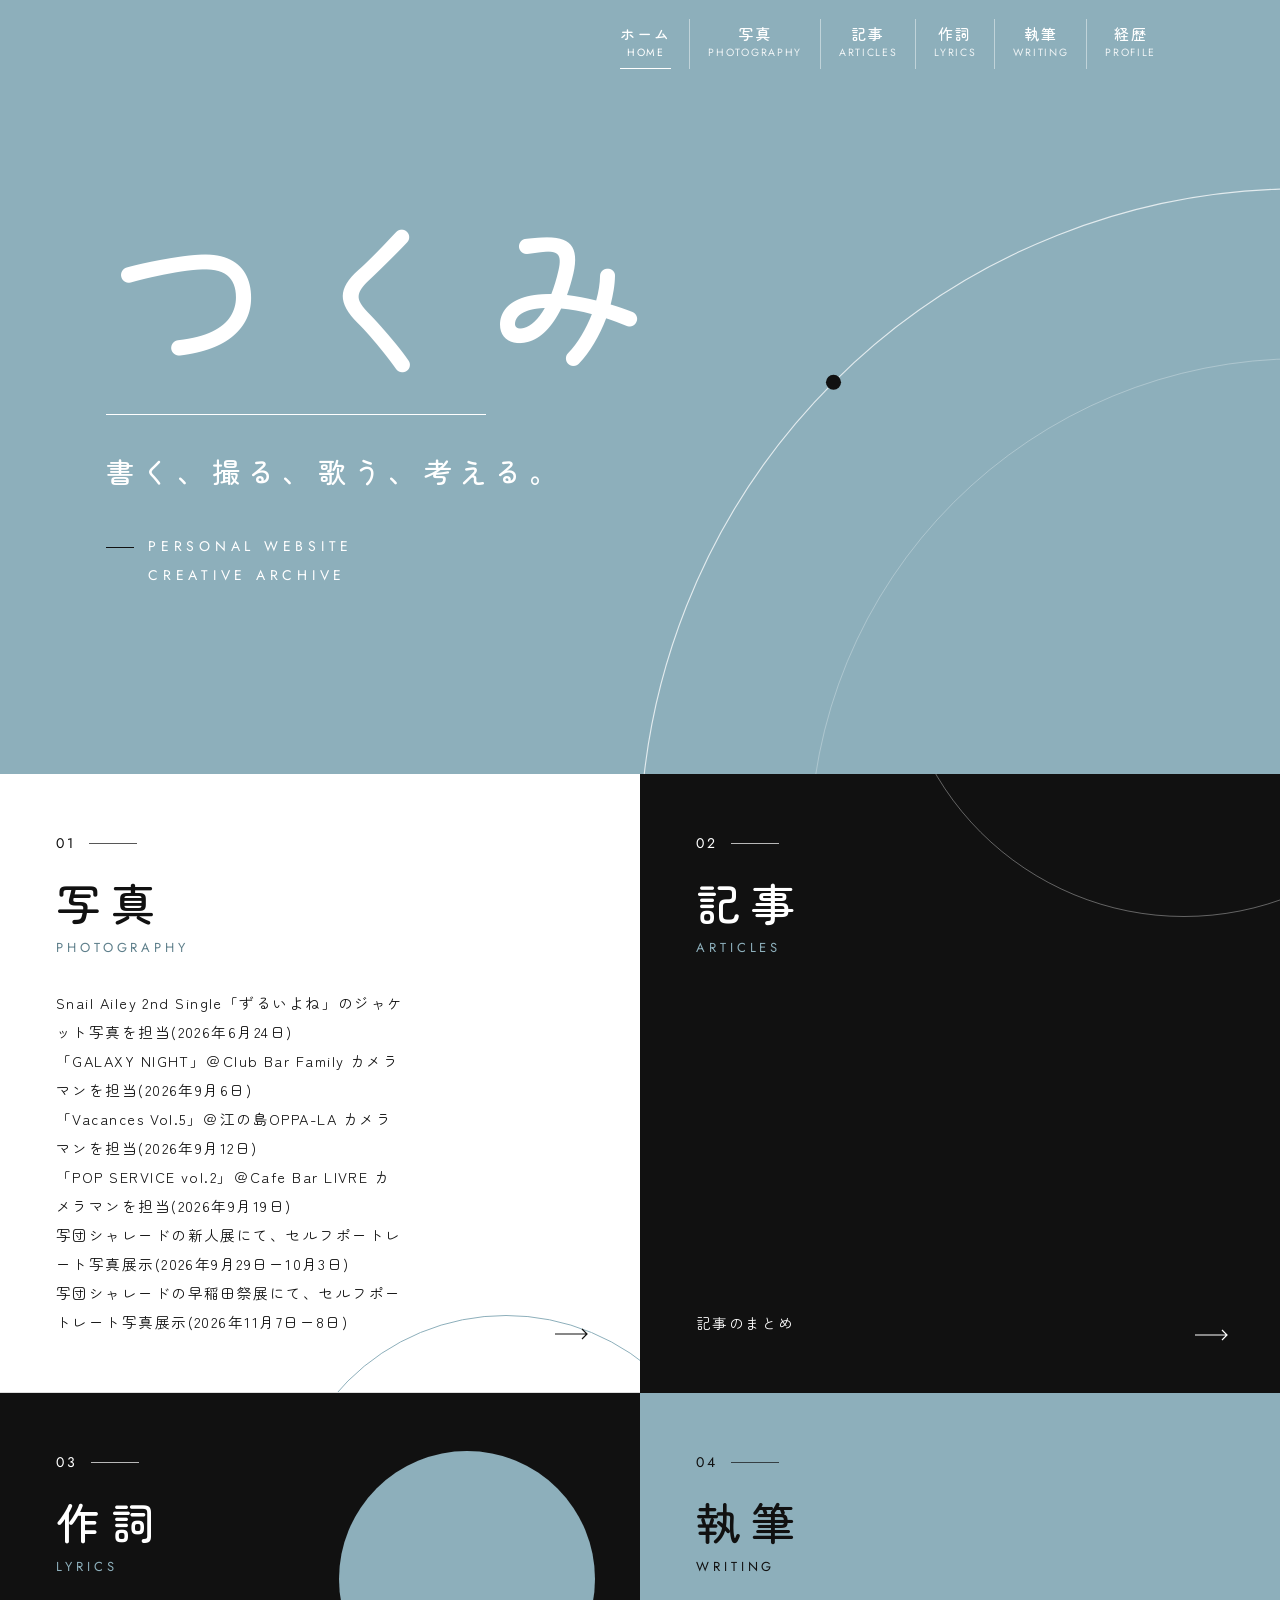
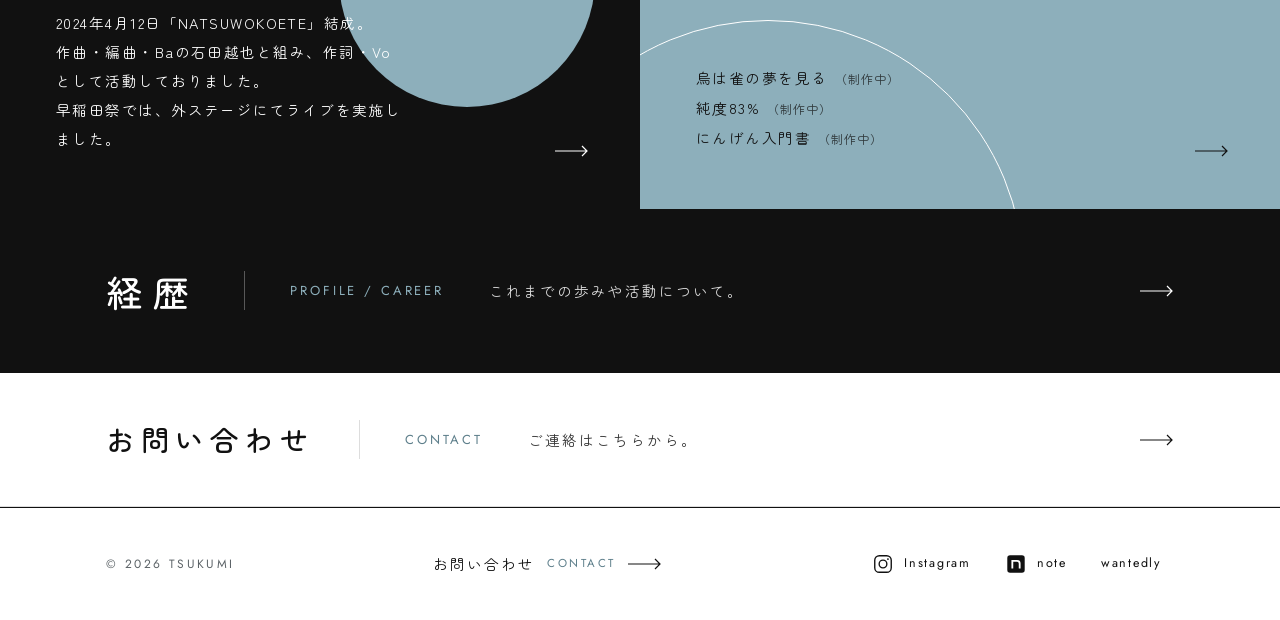
<file: index.html>
<!DOCTYPE html>
<html lang="ja">
<head>
  <meta charset="utf-8">
  <meta name="viewport" content="width=device-width, initial-scale=1">
  <title>つくみ / TSUKUMI｜PERSONAL WEBSITE / CREATIVE ARCHIVE</title>
  <meta name="description" content="つくみ（TSUKUMI）の個人サイト。写真、記事、作詞、執筆など、書く・撮る・歌う・考える活動をまとめたクリエイティブアーカイブ。">
  <meta name="author" content="つくみ / TSUKUMI">
  <meta property="og:site_name" content="つくみ / TSUKUMI">
  <meta property="og:title" content="つくみ / TSUKUMI｜PERSONAL WEBSITE / CREATIVE ARCHIVE">
  <meta property="og:description" content="つくみ（TSUKUMI）の個人サイト。写真、記事、作詞、執筆など、書く・撮る・歌う・考える活動をまとめたクリエイティブアーカイブ。">
  <meta property="og:type" content="website">
  <meta property="og:locale" content="ja_JP">
  <meta name="twitter:card" content="summary">
  <meta name="theme-color" content="#8DAFBB">
  <link rel="icon" href="favicon.svg" type="image/svg+xml">
  <link rel="preconnect" href="https://fonts.googleapis.com">
  <link rel="preconnect" href="https://fonts.gstatic.com" crossorigin>
  <link rel="stylesheet" href="https://fonts.googleapis.com/css2?family=Jost:wght@300;400;500&family=Zen+Maru+Gothic:wght@400;500;700&display=swap">
  <link rel="stylesheet" href="assets/css/style.css">
  <script type="application/ld+json">{"@context": "https://schema.org", "@type": "WebSite", "name": "つくみ", "alternateName": ["TSUKUMI", "つくみ / TSUKUMI"], "description": "つくみ（TSUKUMI）の個人サイト。写真、記事、作詞、執筆など、書く・撮る・歌う・考える活動をまとめたクリエイティブアーカイブ。", "author": {"@type": "Person", "name": "つくみ", "alternateName": "TSUKUMI", "sameAs": ["https://www.instagram.com/tsukumi16/", "https://note.com/tsukutsuku293"]}}</script>
</head>
<body data-page="home">
  <div id="header"></div>
  <main id="main"><noscript><p style="padding:40px">このサイトの表示にはJavaScriptを有効にしてください。</p></noscript></main>
  <div id="footer"></div>
  <script src="assets/js/main.js"></script>
</body>
</html>
</file>
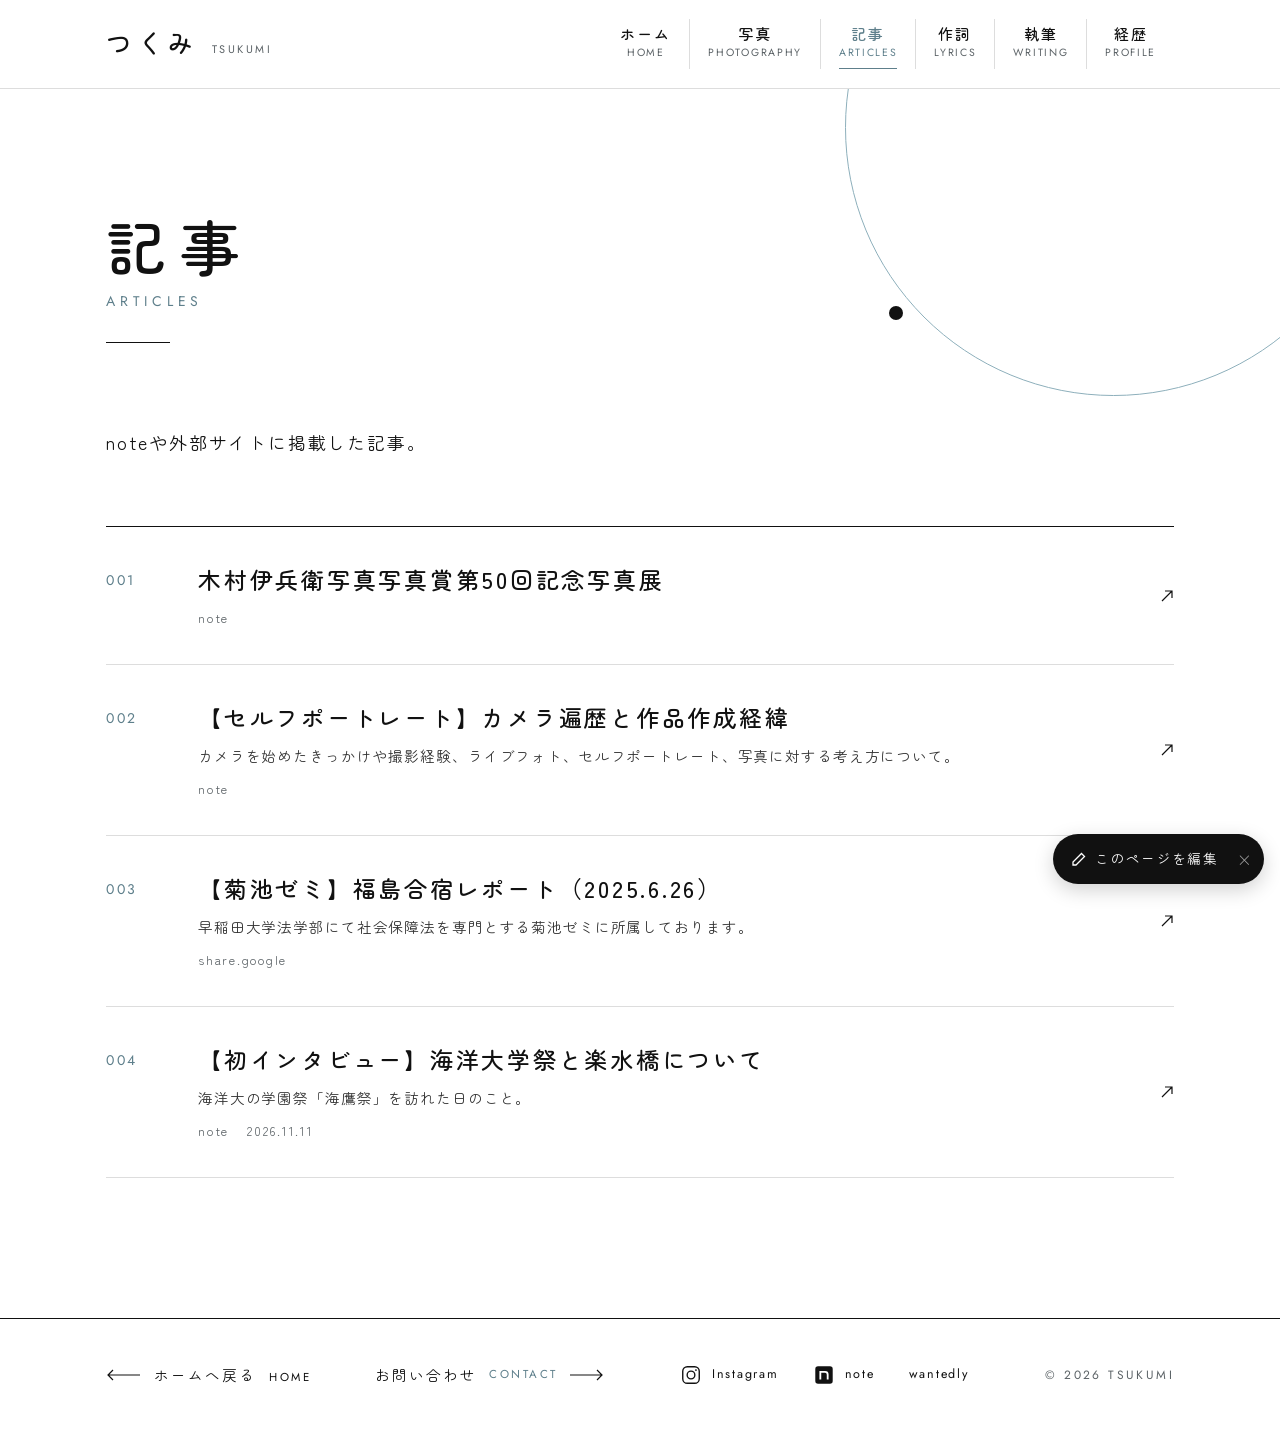
<file: articles.html>
<!DOCTYPE html>
<html lang="ja">
<head>
  <meta charset="utf-8">
  <meta name="viewport" content="width=device-width, initial-scale=1">
  <title>記事 / ARTICLES｜つくみ / TSUKUMI</title>
  <meta name="description" content="つくみ（TSUKUMI）がnoteや外部サイトに掲載した記事の一覧。">
  <meta name="author" content="つくみ / TSUKUMI">
  <meta property="og:site_name" content="つくみ / TSUKUMI">
  <meta property="og:title" content="記事 / ARTICLES｜つくみ / TSUKUMI">
  <meta property="og:description" content="つくみ（TSUKUMI）がnoteや外部サイトに掲載した記事の一覧。">
  <meta property="og:type" content="article">
  <meta property="og:locale" content="ja_JP">
  <meta name="twitter:card" content="summary">
  <meta name="theme-color" content="#8DAFBB">
  <link rel="icon" href="favicon.svg" type="image/svg+xml">
  <link rel="preconnect" href="https://fonts.googleapis.com">
  <link rel="preconnect" href="https://fonts.gstatic.com" crossorigin>
  <link rel="stylesheet" href="https://fonts.googleapis.com/css2?family=Jost:wght@300;400;500&family=Zen+Maru+Gothic:wght@400;500;700&display=swap">
  <link rel="stylesheet" href="assets/css/style.css">
</head>
<body data-page="articles">
  <div id="header"></div>
  <main id="main"><noscript><p style="padding:40px">このサイトの表示にはJavaScriptを有効にしてください。</p></noscript></main>
  <div id="footer"></div>
  <script src="assets/js/main.js"></script>
</body>
</html>
</file>
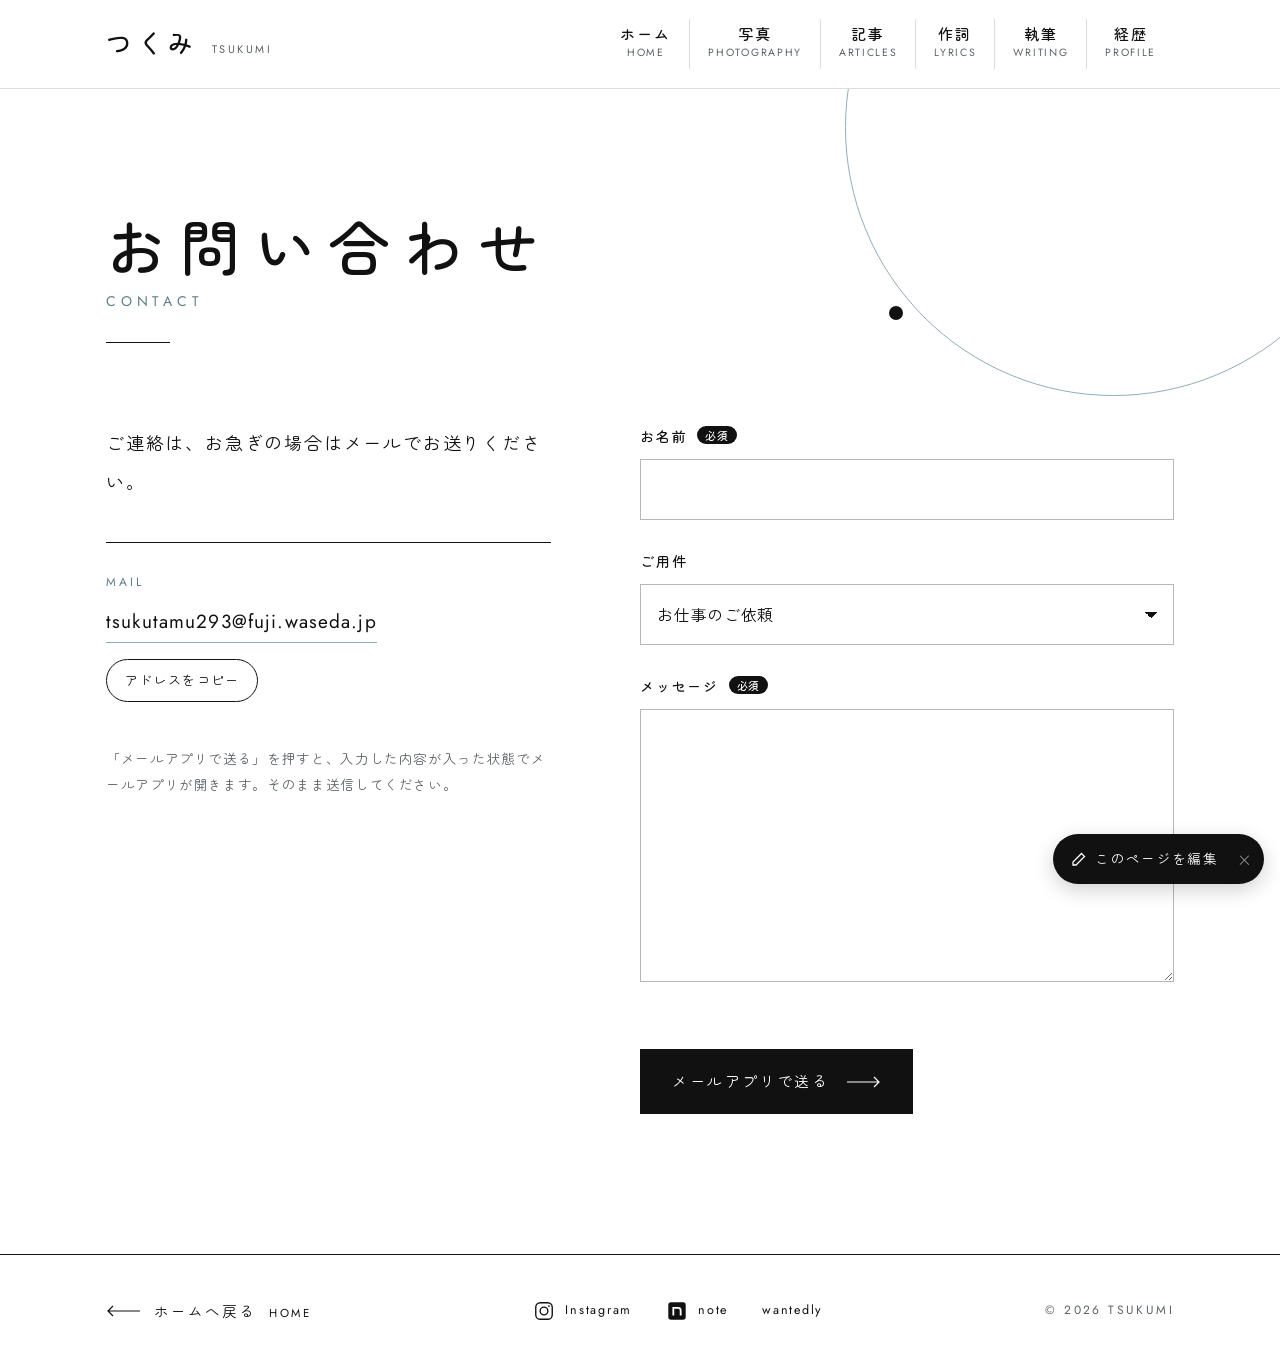
<file: contact.html>
<!DOCTYPE html>
<html lang="ja">
<head>
  <meta charset="utf-8">
  <meta name="viewport" content="width=device-width, initial-scale=1">
  <title>お問い合わせ / CONTACT｜つくみ / TSUKUMI</title>
  <meta name="description" content="つくみ（TSUKUMI）へのお問い合わせ。">
  <meta name="author" content="つくみ / TSUKUMI">
  <meta property="og:site_name" content="つくみ / TSUKUMI">
  <meta property="og:title" content="お問い合わせ / CONTACT｜つくみ / TSUKUMI">
  <meta property="og:description" content="つくみ（TSUKUMI）へのお問い合わせ。">
  <meta property="og:type" content="article">
  <meta property="og:locale" content="ja_JP">
  <meta name="twitter:card" content="summary">
  <meta name="theme-color" content="#8DAFBB">
  <link rel="icon" href="favicon.svg" type="image/svg+xml">
  <link rel="preconnect" href="https://fonts.googleapis.com">
  <link rel="preconnect" href="https://fonts.gstatic.com" crossorigin>
  <link rel="stylesheet" href="https://fonts.googleapis.com/css2?family=Jost:wght@300;400;500&family=Zen+Maru+Gothic:wght@400;500;700&display=swap">
  <link rel="stylesheet" href="assets/css/style.css">
</head>
<body data-page="contact">
  <div id="header"></div>
  <main id="main"><noscript><p style="padding:40px">このサイトの表示にはJavaScriptを有効にしてください。</p></noscript></main>
  <div id="footer"></div>
  <script src="assets/js/main.js"></script>
</body>
</html>
</file>
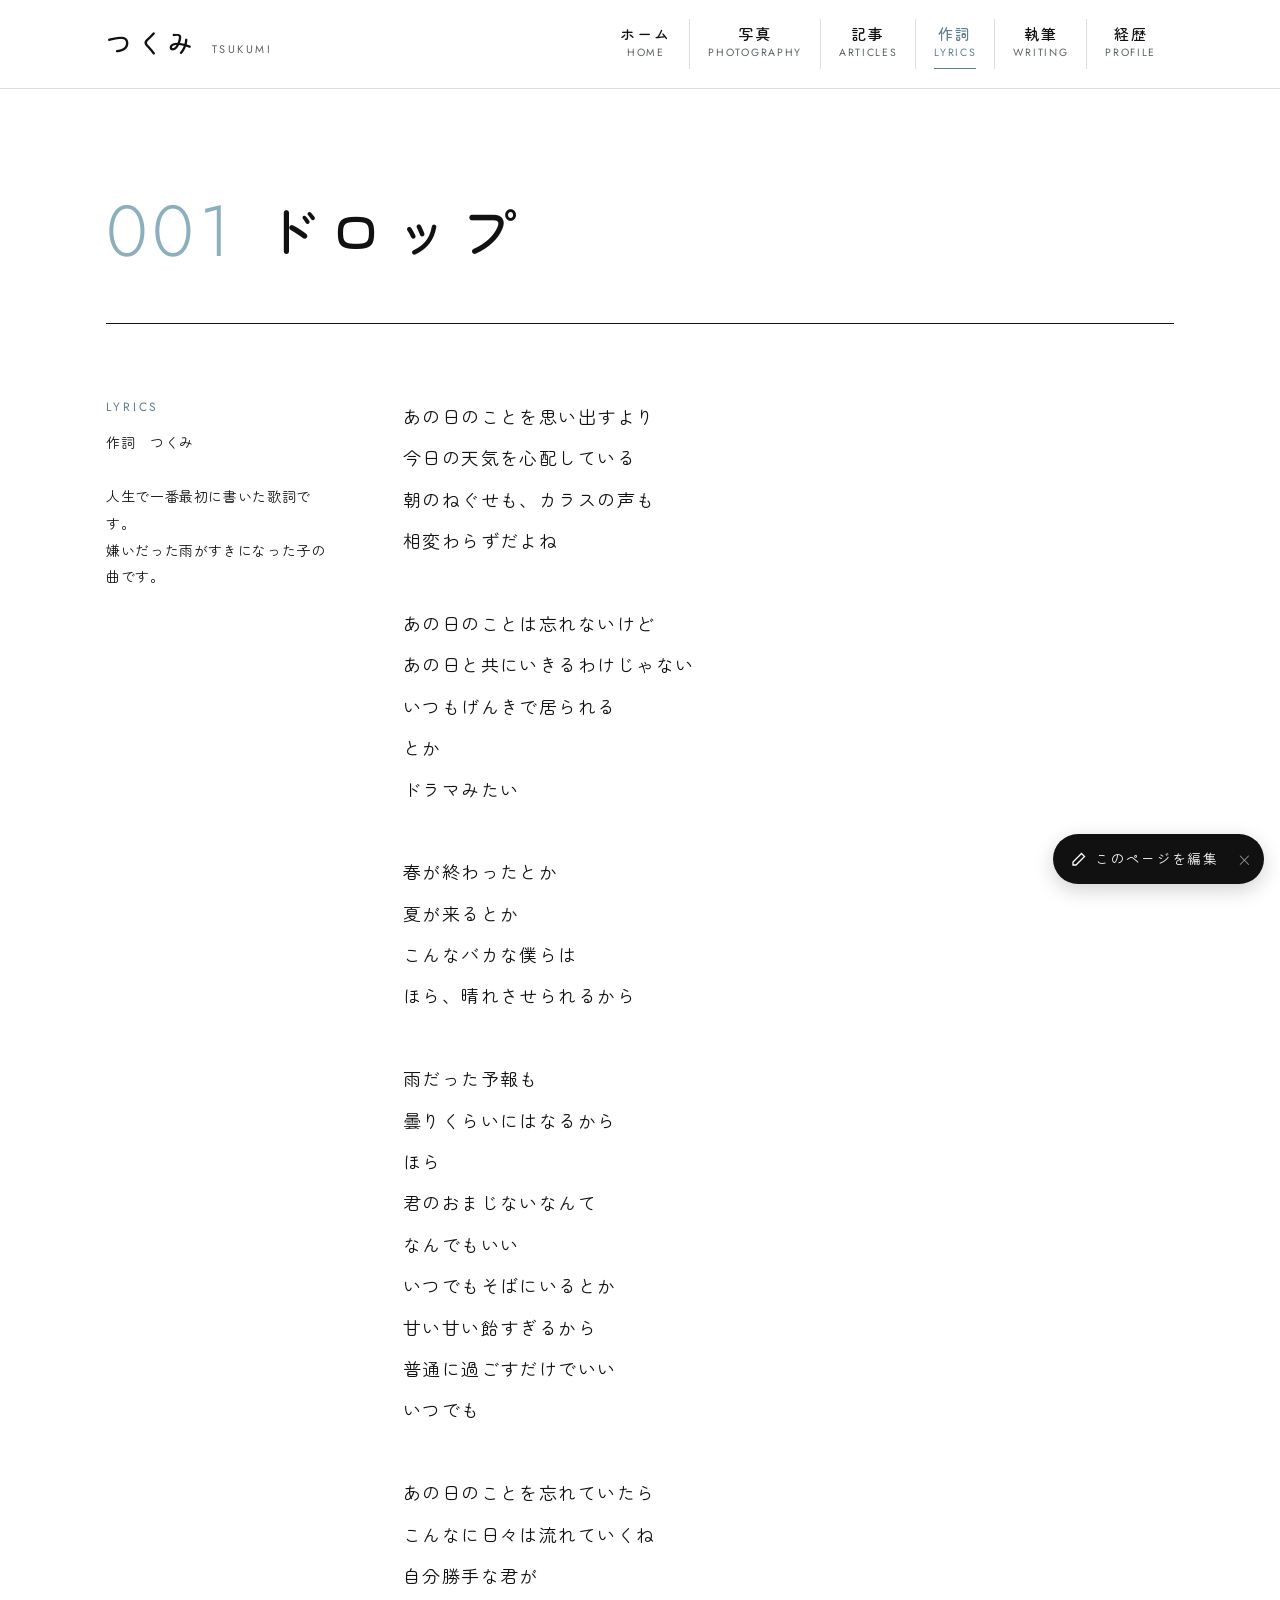
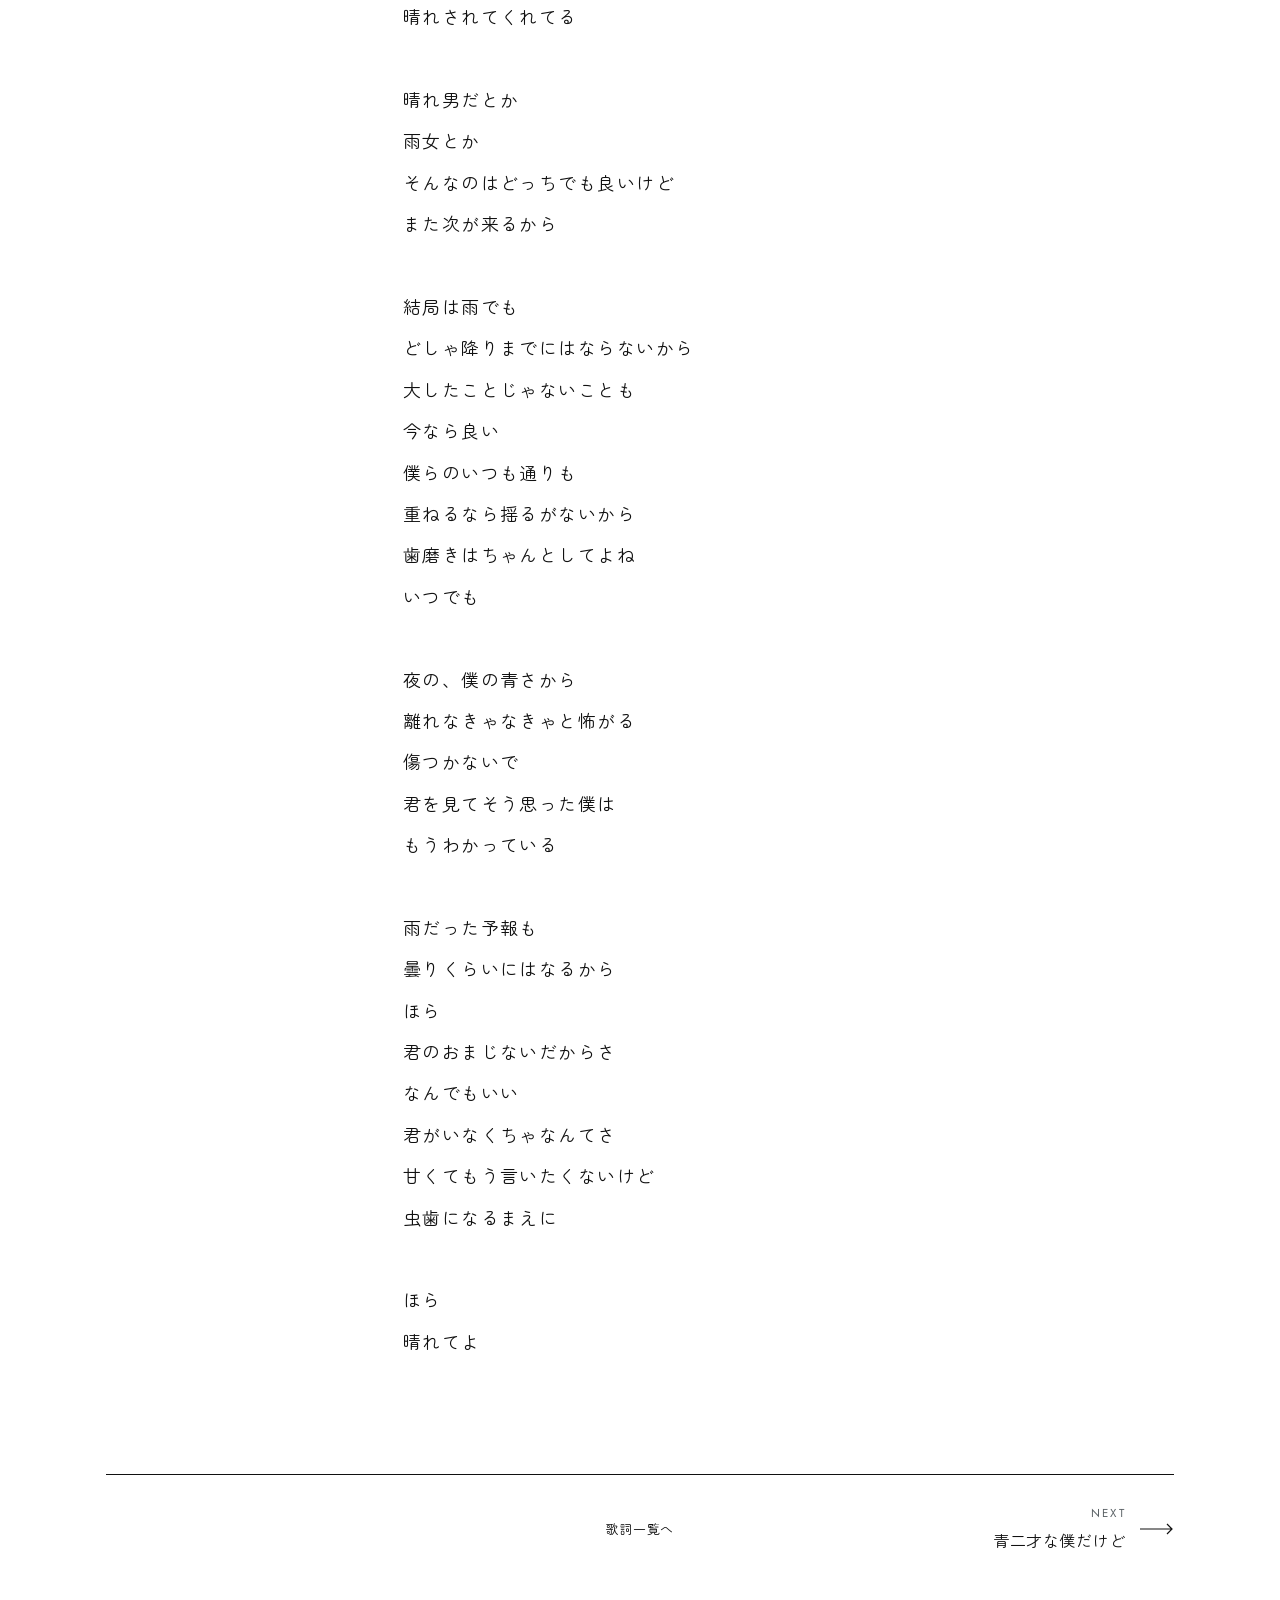
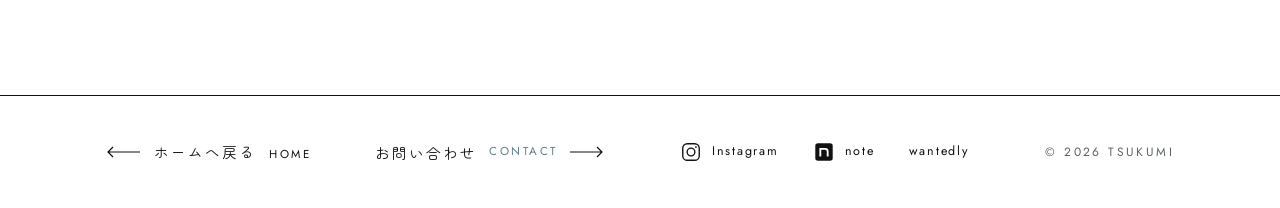
<file: lyric.html>
<!DOCTYPE html>
<html lang="ja">
<head>
  <meta charset="utf-8">
  <meta name="viewport" content="width=device-width, initial-scale=1">
  <title>歌詞｜つくみ / TSUKUMI</title>
  <meta name="description" content="つくみ（TSUKUMI）のオリジナル歌詞。">
  <meta name="author" content="つくみ / TSUKUMI">
  <meta property="og:site_name" content="つくみ / TSUKUMI">
  <meta property="og:title" content="歌詞｜つくみ / TSUKUMI">
  <meta property="og:description" content="つくみ（TSUKUMI）のオリジナル歌詞。">
  <meta property="og:type" content="article">
  <meta property="og:locale" content="ja_JP">
  <meta name="twitter:card" content="summary">
  <meta name="theme-color" content="#8DAFBB">
  <link rel="icon" href="favicon.svg" type="image/svg+xml">
  <link rel="preconnect" href="https://fonts.googleapis.com">
  <link rel="preconnect" href="https://fonts.gstatic.com" crossorigin>
  <link rel="stylesheet" href="https://fonts.googleapis.com/css2?family=Jost:wght@300;400;500&family=Zen+Maru+Gothic:wght@400;500;700&display=swap">
  <link rel="stylesheet" href="assets/css/style.css">
</head>
<body data-page="lyric">
  <div id="header"></div>
  <main id="main"><noscript><p style="padding:40px">このサイトの表示にはJavaScriptを有効にしてください。</p></noscript></main>
  <div id="footer"></div>
  <script src="assets/js/main.js"></script>
</body>
</html>
</file>
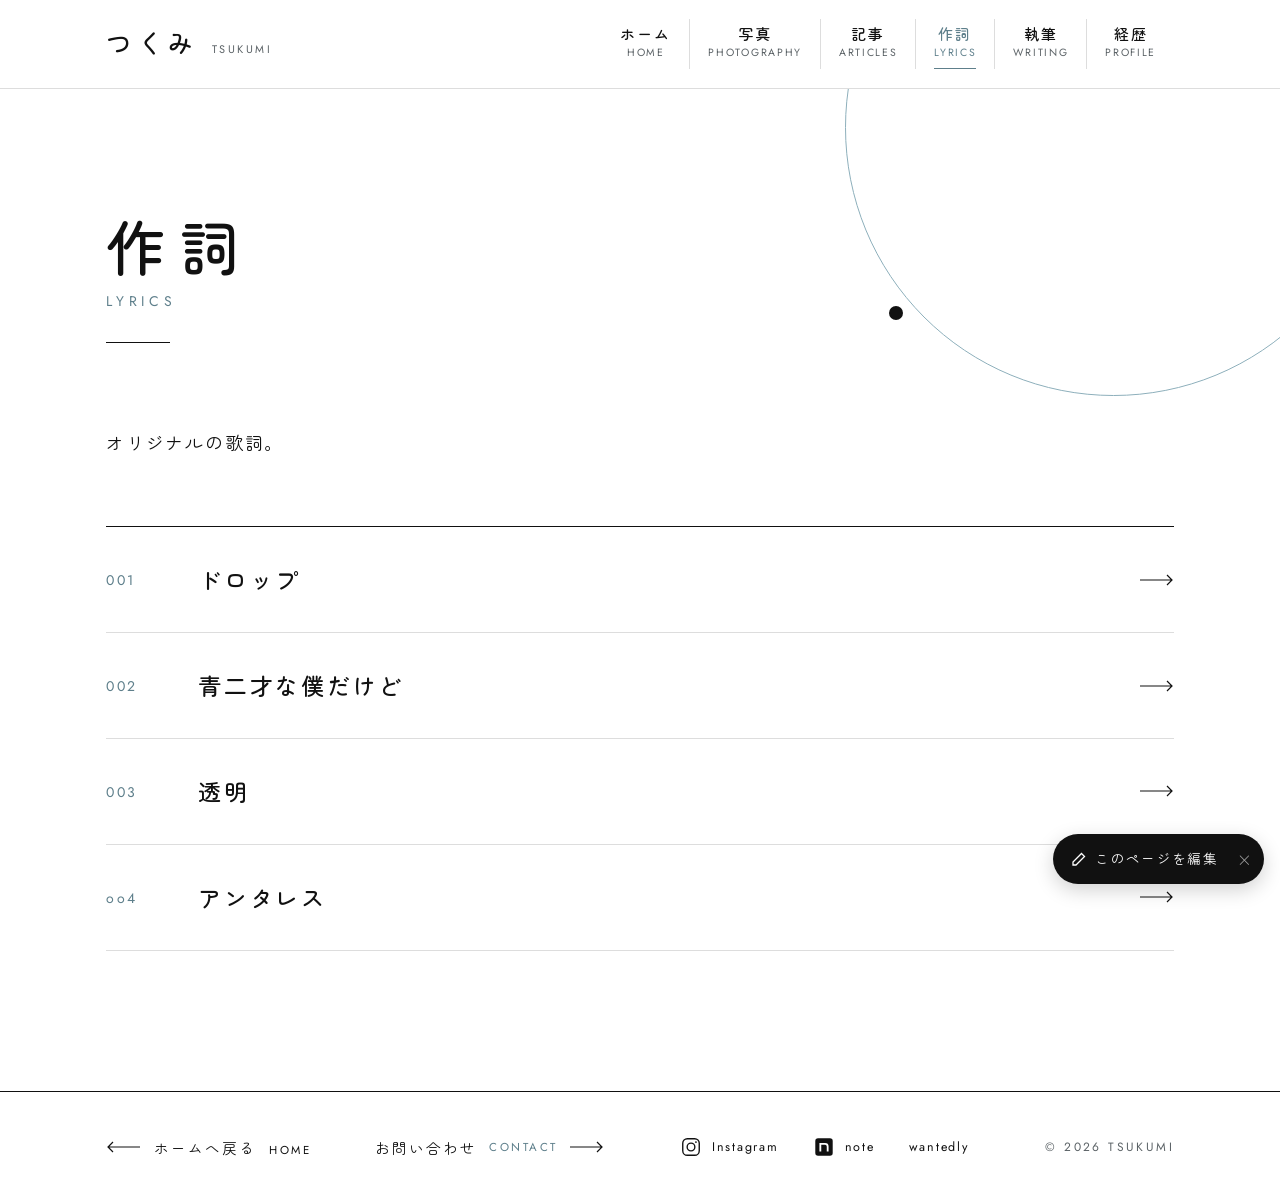
<file: lyrics.html>
<!DOCTYPE html>
<html lang="ja">
<head>
  <meta charset="utf-8">
  <meta name="viewport" content="width=device-width, initial-scale=1">
  <title>作詞 / LYRICS｜つくみ / TSUKUMI</title>
  <meta name="description" content="つくみ（TSUKUMI）のオリジナル歌詞。">
  <meta name="author" content="つくみ / TSUKUMI">
  <meta property="og:site_name" content="つくみ / TSUKUMI">
  <meta property="og:title" content="作詞 / LYRICS｜つくみ / TSUKUMI">
  <meta property="og:description" content="つくみ（TSUKUMI）のオリジナル歌詞。">
  <meta property="og:type" content="article">
  <meta property="og:locale" content="ja_JP">
  <meta name="twitter:card" content="summary">
  <meta name="theme-color" content="#8DAFBB">
  <link rel="icon" href="favicon.svg" type="image/svg+xml">
  <link rel="preconnect" href="https://fonts.googleapis.com">
  <link rel="preconnect" href="https://fonts.gstatic.com" crossorigin>
  <link rel="stylesheet" href="https://fonts.googleapis.com/css2?family=Jost:wght@300;400;500&family=Zen+Maru+Gothic:wght@400;500;700&display=swap">
  <link rel="stylesheet" href="assets/css/style.css">
</head>
<body data-page="lyrics">
  <div id="header"></div>
  <main id="main"><noscript><p style="padding:40px">このサイトの表示にはJavaScriptを有効にしてください。</p></noscript></main>
  <div id="footer"></div>
  <script src="assets/js/main.js"></script>
</body>
</html>
</file>
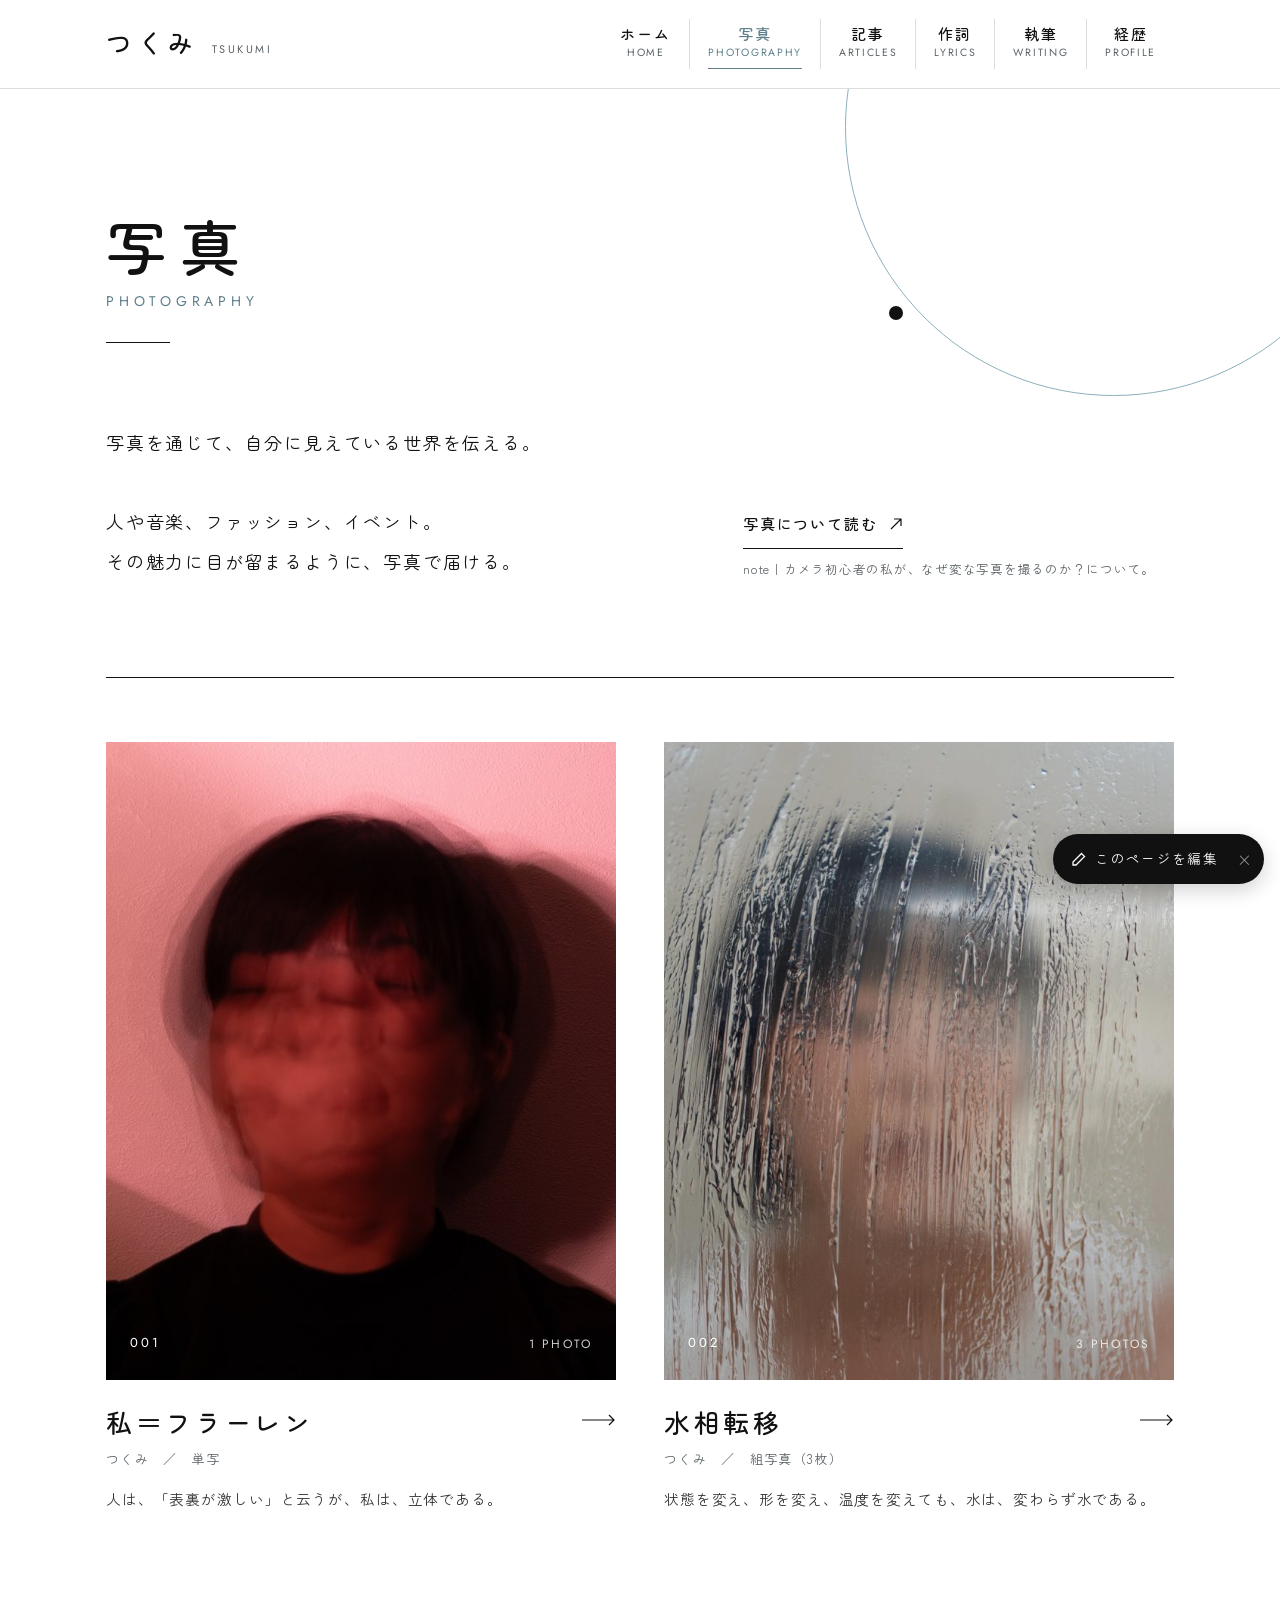
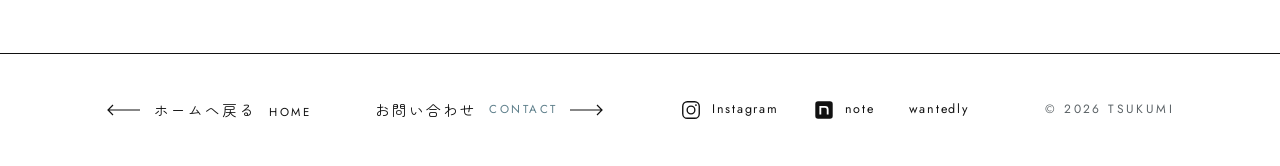
<file: photography.html>
<!DOCTYPE html>
<html lang="ja">
<head>
  <meta charset="utf-8">
  <meta name="viewport" content="width=device-width, initial-scale=1">
  <title>写真 / PHOTOGRAPHY｜つくみ / TSUKUMI</title>
  <meta name="description" content="つくみ（TSUKUMI）の写真作品。写真を通じて、自分に見えている世界を伝える。">
  <meta name="author" content="つくみ / TSUKUMI">
  <meta property="og:site_name" content="つくみ / TSUKUMI">
  <meta property="og:title" content="写真 / PHOTOGRAPHY｜つくみ / TSUKUMI">
  <meta property="og:description" content="つくみ（TSUKUMI）の写真作品。写真を通じて、自分に見えている世界を伝える。">
  <meta property="og:type" content="article">
  <meta property="og:locale" content="ja_JP">
  <meta name="twitter:card" content="summary">
  <meta name="theme-color" content="#8DAFBB">
  <link rel="icon" href="favicon.svg" type="image/svg+xml">
  <link rel="preconnect" href="https://fonts.googleapis.com">
  <link rel="preconnect" href="https://fonts.gstatic.com" crossorigin>
  <link rel="stylesheet" href="https://fonts.googleapis.com/css2?family=Jost:wght@300;400;500&family=Zen+Maru+Gothic:wght@400;500;700&display=swap">
  <link rel="stylesheet" href="assets/css/style.css">
</head>
<body data-page="photography">
  <div id="header"></div>
  <main id="main"><noscript><p style="padding:40px">このサイトの表示にはJavaScriptを有効にしてください。</p></noscript></main>
  <div id="footer"></div>
  <script src="assets/js/main.js"></script>
</body>
</html>
</file>
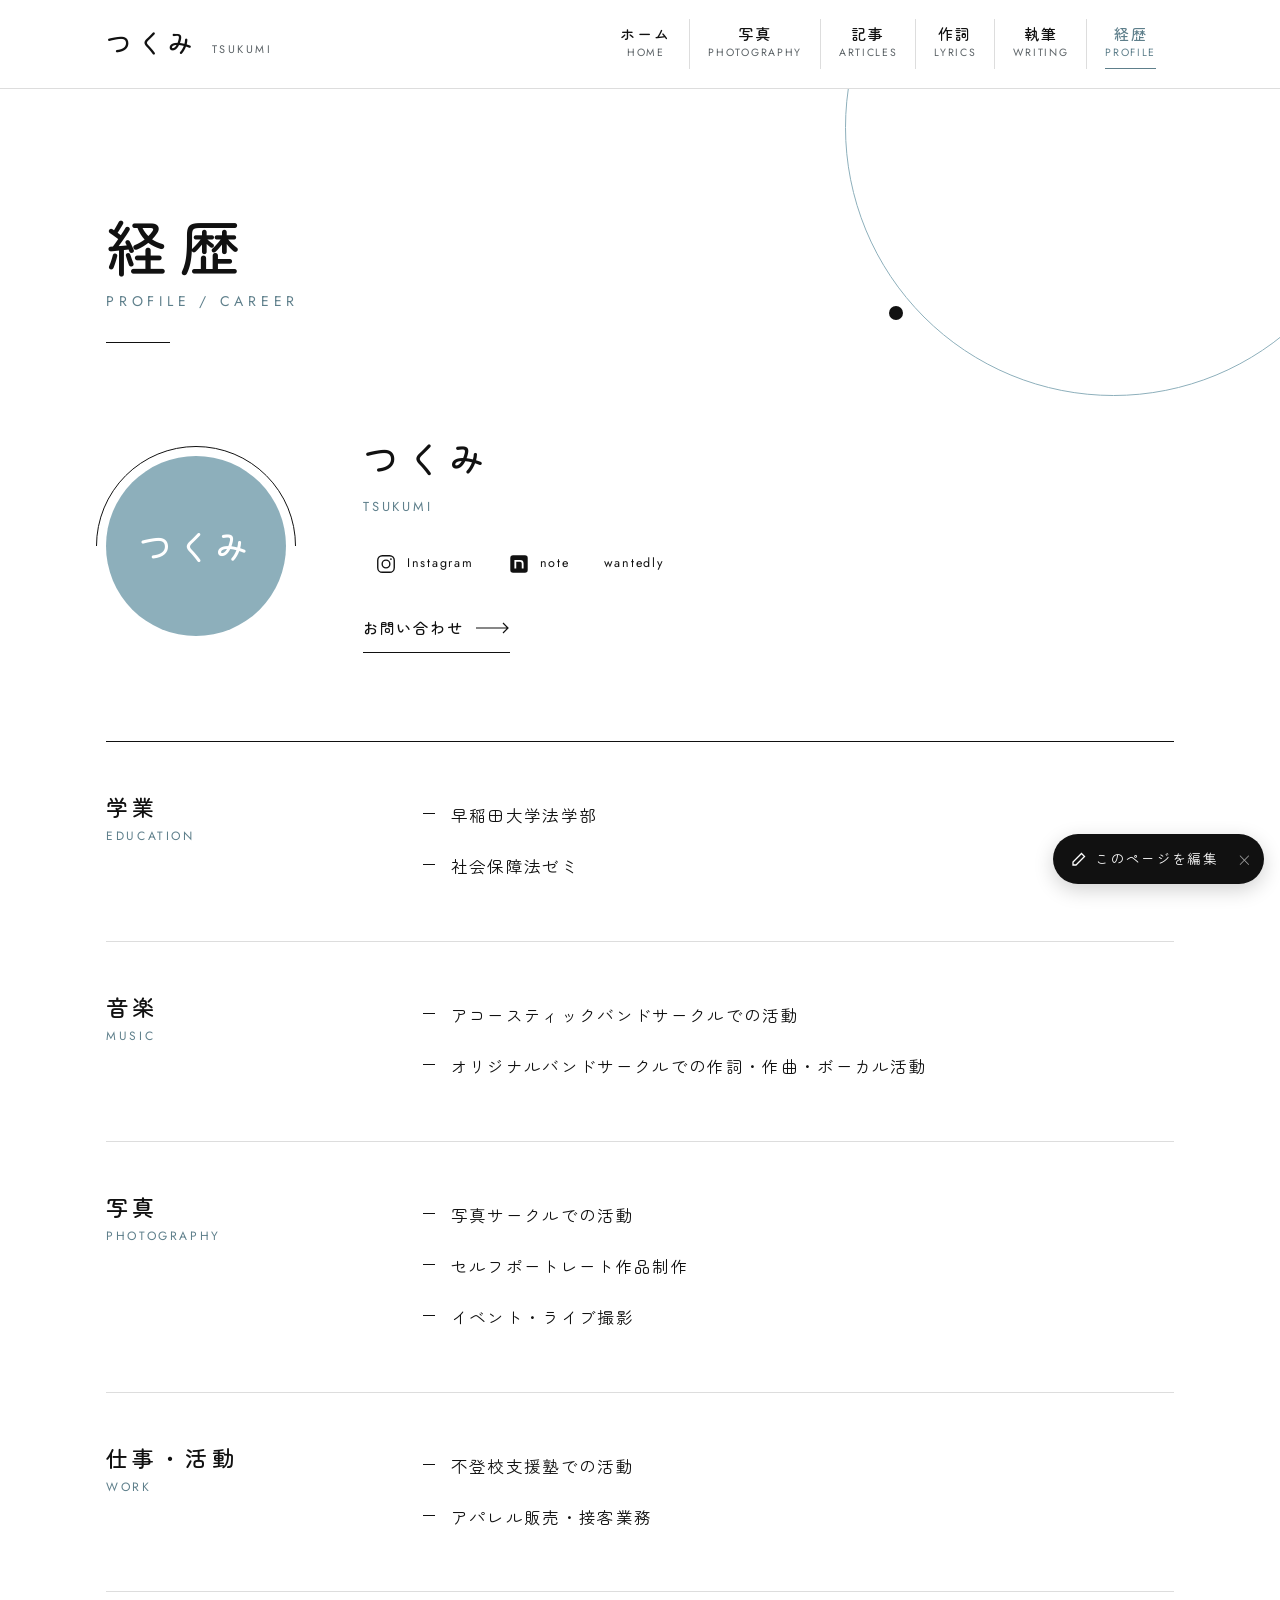
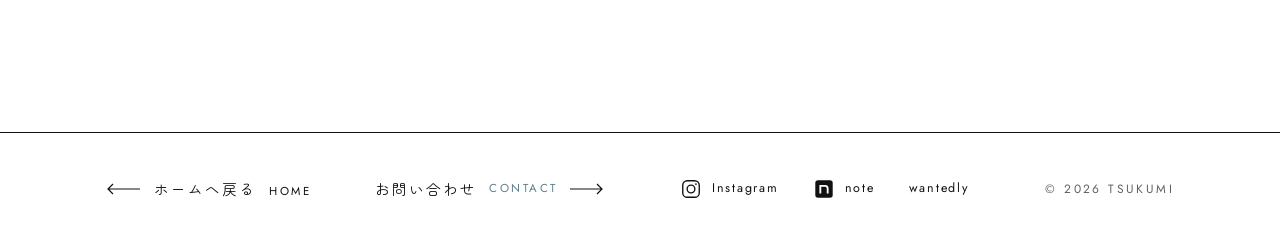
<file: profile.html>
<!DOCTYPE html>
<html lang="ja">
<head>
  <meta charset="utf-8">
  <meta name="viewport" content="width=device-width, initial-scale=1">
  <title>経歴 / PROFILE・CAREER｜つくみ / TSUKUMI</title>
  <meta name="description" content="つくみ（TSUKUMI）の経歴と活動。">
  <meta name="author" content="つくみ / TSUKUMI">
  <meta property="og:site_name" content="つくみ / TSUKUMI">
  <meta property="og:title" content="経歴 / PROFILE・CAREER｜つくみ / TSUKUMI">
  <meta property="og:description" content="つくみ（TSUKUMI）の経歴と活動。">
  <meta property="og:type" content="article">
  <meta property="og:locale" content="ja_JP">
  <meta name="twitter:card" content="summary">
  <meta name="theme-color" content="#8DAFBB">
  <link rel="icon" href="favicon.svg" type="image/svg+xml">
  <link rel="preconnect" href="https://fonts.googleapis.com">
  <link rel="preconnect" href="https://fonts.gstatic.com" crossorigin>
  <link rel="stylesheet" href="https://fonts.googleapis.com/css2?family=Jost:wght@300;400;500&family=Zen+Maru+Gothic:wght@400;500;700&display=swap">
  <link rel="stylesheet" href="assets/css/style.css">
</head>
<body data-page="profile">
  <div id="header"></div>
  <main id="main"><noscript><p style="padding:40px">このサイトの表示にはJavaScriptを有効にしてください。</p></noscript></main>
  <div id="footer"></div>
  <script src="assets/js/main.js"></script>
</body>
</html>
</file>
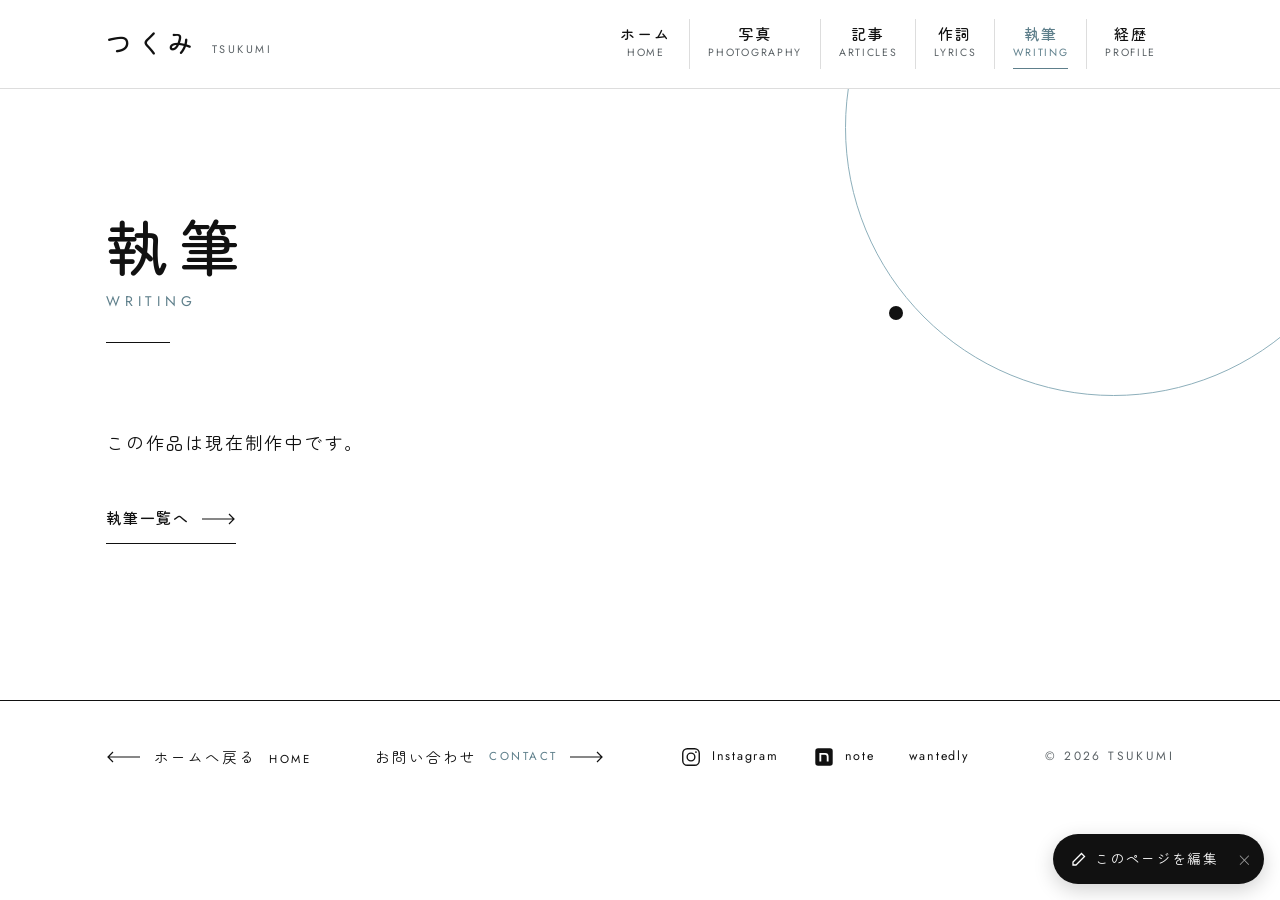
<file: text.html>
<!DOCTYPE html>
<html lang="ja">
<head>
  <meta charset="utf-8">
  <meta name="viewport" content="width=device-width, initial-scale=1">
  <title>執筆｜つくみ / TSUKUMI</title>
  <meta name="description" content="つくみ（TSUKUMI）の文章作品。">
  <meta name="author" content="つくみ / TSUKUMI">
  <meta property="og:site_name" content="つくみ / TSUKUMI">
  <meta property="og:title" content="執筆｜つくみ / TSUKUMI">
  <meta property="og:description" content="つくみ（TSUKUMI）の文章作品。">
  <meta property="og:type" content="article">
  <meta property="og:locale" content="ja_JP">
  <meta name="twitter:card" content="summary">
  <meta name="theme-color" content="#8DAFBB">
  <link rel="icon" href="favicon.svg" type="image/svg+xml">
  <link rel="preconnect" href="https://fonts.googleapis.com">
  <link rel="preconnect" href="https://fonts.gstatic.com" crossorigin>
  <link rel="stylesheet" href="https://fonts.googleapis.com/css2?family=Jost:wght@300;400;500&family=Zen+Maru+Gothic:wght@400;500;700&display=swap">
  <link rel="stylesheet" href="assets/css/style.css">
</head>
<body data-page="text">
  <div id="header"></div>
  <main id="main"><noscript><p style="padding:40px">このサイトの表示にはJavaScriptを有効にしてください。</p></noscript></main>
  <div id="footer"></div>
  <script src="assets/js/main.js"></script>
</body>
</html>
</file>
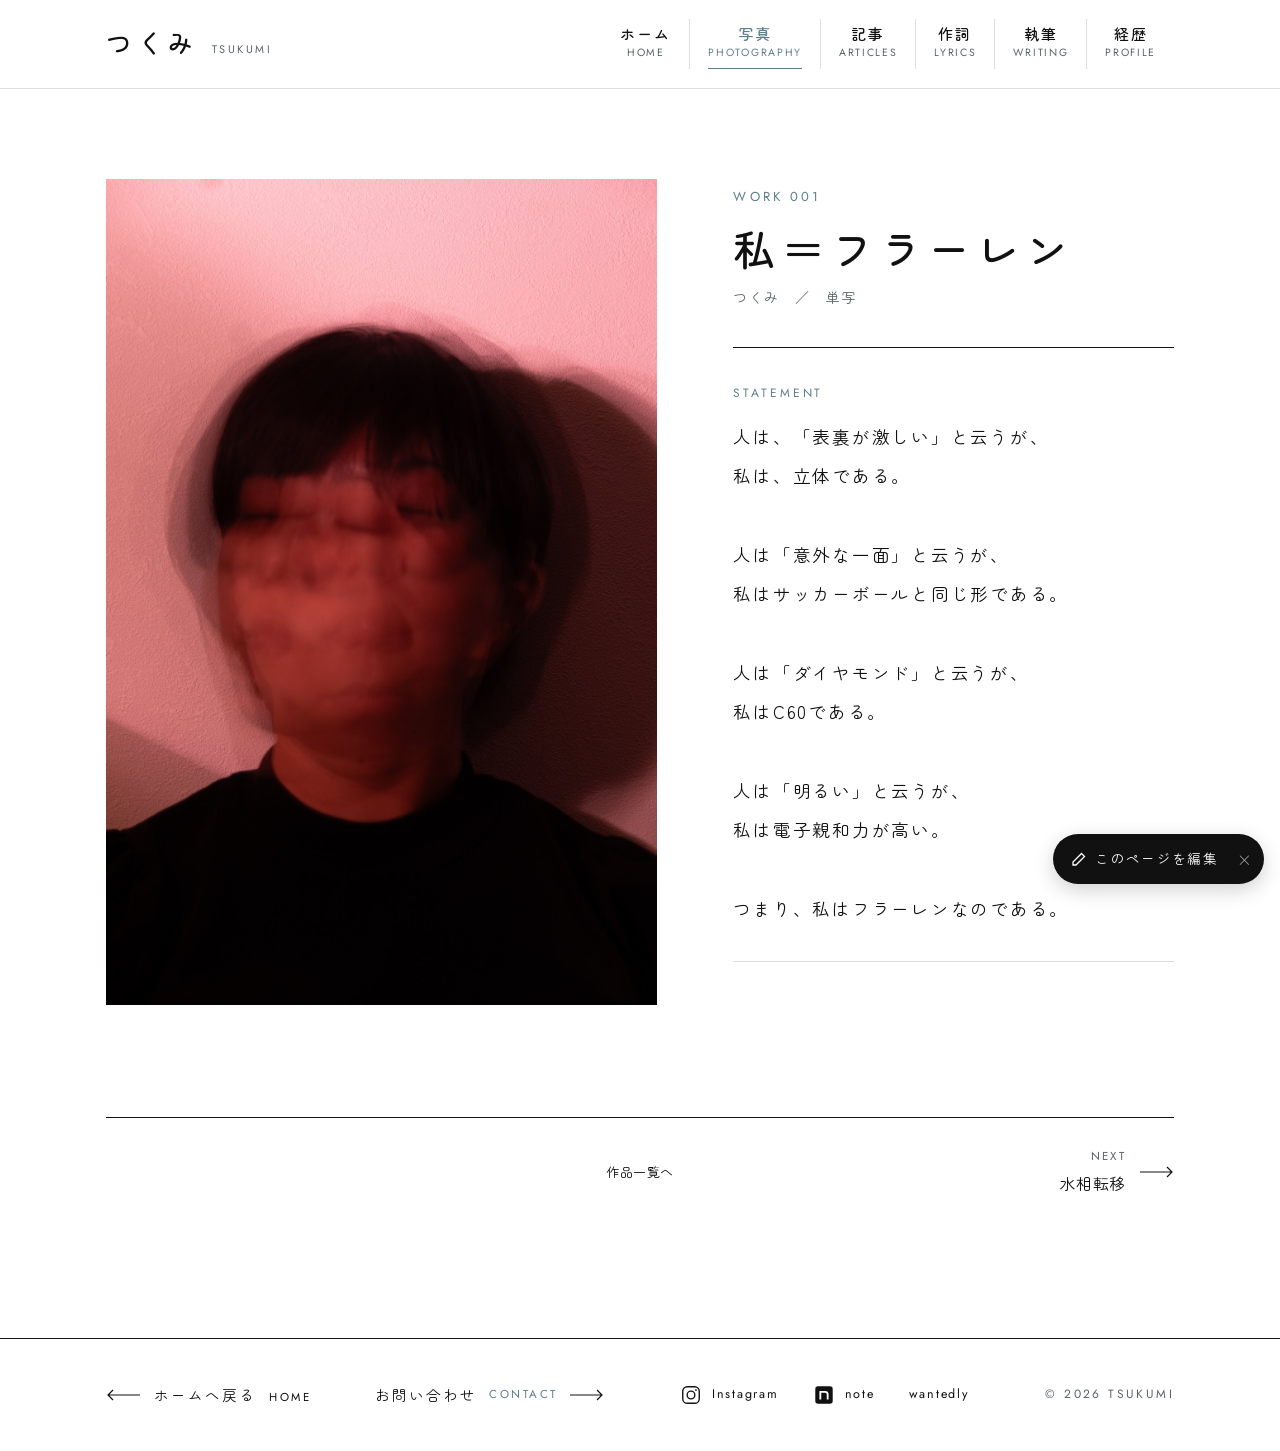
<file: work.html>
<!DOCTYPE html>
<html lang="ja">
<head>
  <meta charset="utf-8">
  <meta name="viewport" content="width=device-width, initial-scale=1">
  <title>写真作品｜つくみ / TSUKUMI</title>
  <meta name="description" content="つくみ（TSUKUMI）の写真作品と作品ステートメント。">
  <meta name="author" content="つくみ / TSUKUMI">
  <meta property="og:site_name" content="つくみ / TSUKUMI">
  <meta property="og:title" content="写真作品｜つくみ / TSUKUMI">
  <meta property="og:description" content="つくみ（TSUKUMI）の写真作品と作品ステートメント。">
  <meta property="og:type" content="article">
  <meta property="og:locale" content="ja_JP">
  <meta name="twitter:card" content="summary">
  <meta name="theme-color" content="#8DAFBB">
  <link rel="icon" href="favicon.svg" type="image/svg+xml">
  <link rel="preconnect" href="https://fonts.googleapis.com">
  <link rel="preconnect" href="https://fonts.gstatic.com" crossorigin>
  <link rel="stylesheet" href="https://fonts.googleapis.com/css2?family=Jost:wght@300;400;500&family=Zen+Maru+Gothic:wght@400;500;700&display=swap">
  <link rel="stylesheet" href="assets/css/style.css">
</head>
<body data-page="work">
  <div id="header"></div>
  <main id="main"><noscript><p style="padding:40px">このサイトの表示にはJavaScriptを有効にしてください。</p></noscript></main>
  <div id="footer"></div>
  <script src="assets/js/main.js"></script>
</body>
</html>
</file>
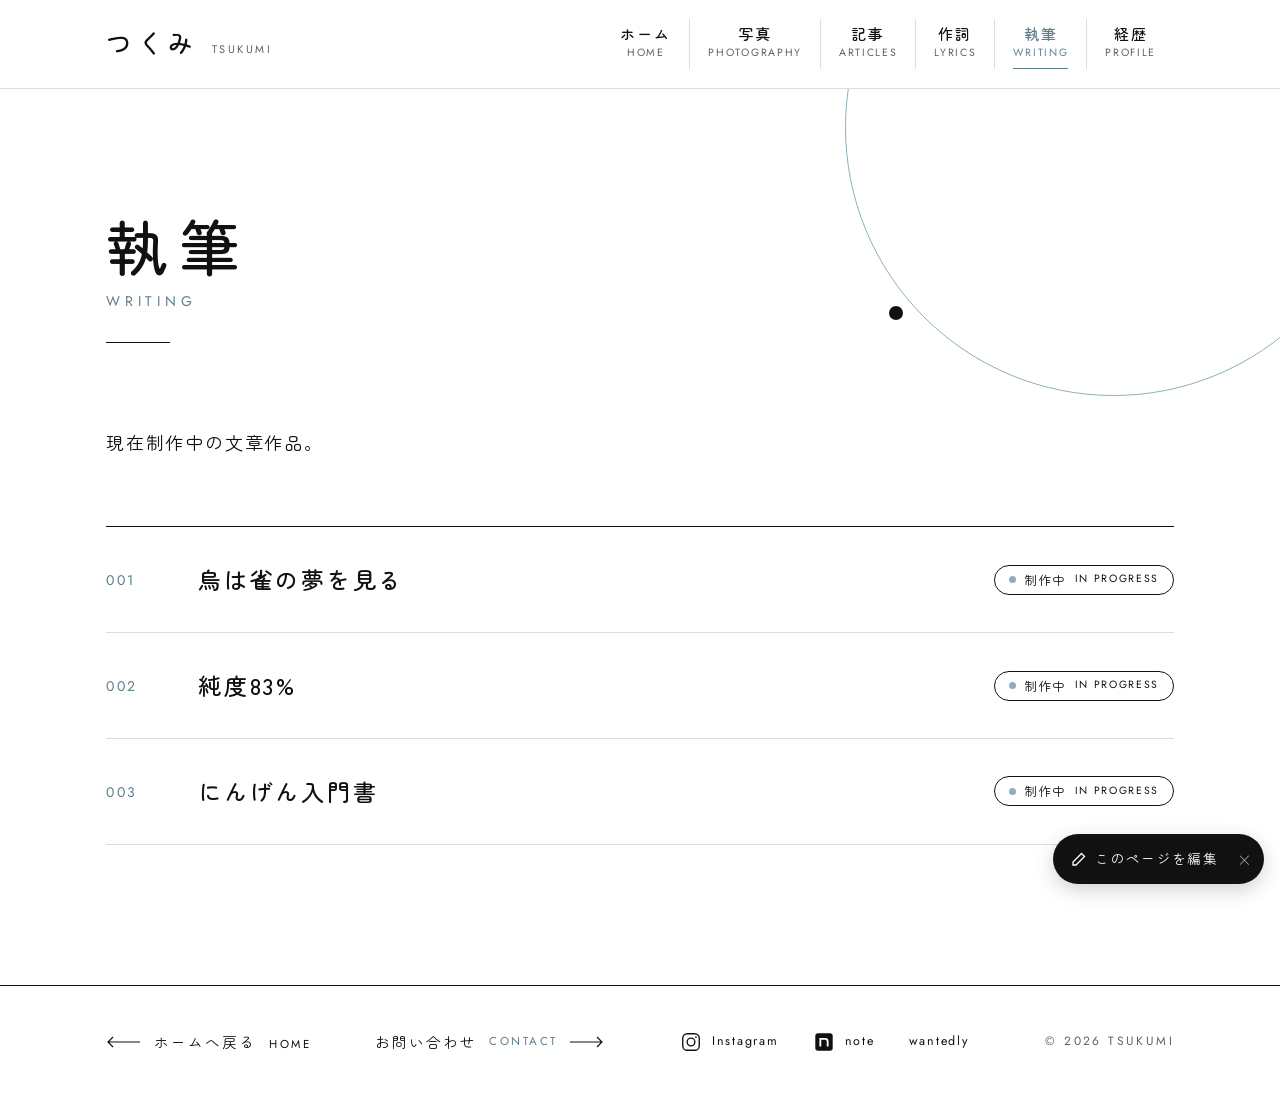
<file: writing.html>
<!DOCTYPE html>
<html lang="ja">
<head>
  <meta charset="utf-8">
  <meta name="viewport" content="width=device-width, initial-scale=1">
  <title>執筆 / WRITING｜つくみ / TSUKUMI</title>
  <meta name="description" content="つくみ（TSUKUMI）の文章作品。">
  <meta name="author" content="つくみ / TSUKUMI">
  <meta property="og:site_name" content="つくみ / TSUKUMI">
  <meta property="og:title" content="執筆 / WRITING｜つくみ / TSUKUMI">
  <meta property="og:description" content="つくみ（TSUKUMI）の文章作品。">
  <meta property="og:type" content="article">
  <meta property="og:locale" content="ja_JP">
  <meta name="twitter:card" content="summary">
  <meta name="theme-color" content="#8DAFBB">
  <link rel="icon" href="favicon.svg" type="image/svg+xml">
  <link rel="preconnect" href="https://fonts.googleapis.com">
  <link rel="preconnect" href="https://fonts.gstatic.com" crossorigin>
  <link rel="stylesheet" href="https://fonts.googleapis.com/css2?family=Jost:wght@300;400;500&family=Zen+Maru+Gothic:wght@400;500;700&display=swap">
  <link rel="stylesheet" href="assets/css/style.css">
</head>
<body data-page="writing">
  <div id="header"></div>
  <main id="main"><noscript><p style="padding:40px">このサイトの表示にはJavaScriptを有効にしてください。</p></noscript></main>
  <div id="footer"></div>
  <script src="assets/js/main.js"></script>
</body>
</html>
</file>
<file: assets/css/style.css>
/* =====================================================================
   つくみ / TSUKUMI — スタイル
   色・文字の基本設定は :root の変数でまとめて変更できます。
   ===================================================================== */
:root {
  --blue: #8DAFBB;      /* ブルーグレー（ブランドカラー） */
  --white: #FFFFFF;
  --black: #111111;
  --blue-deep: #5E7F8B; /* ブルーグレーの文字用（白背景で読みやすい濃さ） */
  --blue-pale: #EEF3F5; /* ごく淡い面（区切り用） */
  --line: rgba(17, 17, 17, .14);
  --muted: #5b6266;

  --ja: "Zen Maru Gothic", "Hiragino Maru Gothic ProN", "BIZ UDPGothic", "Yu Gothic", sans-serif;
  --en: "Jost", "Helvetica Neue", Arial, sans-serif;

  --wrap: 1180px;
  --pad: clamp(20px, 5vw, 56px);
  --ease: cubic-bezier(.22, .61, .36, 1);
}

*, *::before, *::after { box-sizing: border-box; }
html { -webkit-text-size-adjust: 100%; scroll-behavior: smooth; }
body {
  margin: 0;
  background: var(--white);
  color: var(--black);
  font-family: var(--ja);
  font-size: 16px;
  line-height: 1.9;
  letter-spacing: .04em;
  font-feature-settings: "palt" 0;
  -webkit-font-smoothing: antialiased;
  opacity: 0;
  animation: page-in .6s var(--ease) forwards;
}
body.is-leaving { animation: page-out .28s var(--ease) forwards; }
@keyframes page-in { from { opacity: 0; } to { opacity: 1; } }
@keyframes page-out { from { opacity: 1; } to { opacity: 0; } }

img { max-width: 100%; display: block; }
a { color: inherit; text-decoration: none; }
button { font: inherit; color: inherit; background: none; border: 0; cursor: pointer; }
:focus-visible { outline: 2px solid var(--blue); outline-offset: 3px; }

.en {
  font-family: var(--en);
  font-weight: 400;
  letter-spacing: .22em;
  text-transform: uppercase;
}
.wrap { width: 100%; max-width: var(--wrap); margin: 0 auto; padding: 0 var(--pad); }
.sr-only { position: absolute; width: 1px; height: 1px; overflow: hidden; clip: rect(0 0 0 0); white-space: nowrap; }

/* ---------- 矢印 ---------- */
.arrow {
  display: inline-block; width: 34px; height: 12px; flex: none;
  transition: transform .35s var(--ease);
}
.arrow svg { width: 100%; height: 100%; display: block; }
a:hover .arrow, a:focus-visible .arrow { transform: translateX(6px); }
.arrow--ext { width: 14px; height: 14px; }
a:hover .arrow--ext { transform: translate(3px, -3px); }

/* =====================================================================
   ヘッダー / ナビゲーション
   ===================================================================== */
.site-header {
  position: relative; z-index: 20;
  border-bottom: 1px solid var(--line);
  background: var(--white);
}
.site-header__inner {
  display: flex; align-items: center; justify-content: space-between;
  gap: 24px; min-height: 88px;
}
.logo { display: flex; align-items: baseline; gap: 14px; }
.logo__ja { font-size: 26px; font-weight: 500; letter-spacing: .18em; line-height: 1; }
.logo__en { font-size: 11px; color: var(--muted); }

.gnav ul { display: flex; list-style: none; margin: 0; padding: 0; }
.gnav li + li { border-left: 1px solid var(--line); }
.gnav a {
  display: flex; flex-direction: column; align-items: center;
  padding: 4px 18px 8px; line-height: 1.5; position: relative;
  transition: color .3s var(--ease);
}
.gnav .ja { font-size: 15px; font-weight: 500; letter-spacing: .14em; }
.gnav .en { font-size: 10.5px; letter-spacing: .16em; color: var(--muted); transition: color .3s var(--ease); }
.gnav a::after {
  content: ""; position: absolute; left: 18px; right: 18px; bottom: 0; height: 1px;
  background: currentColor; transform: scaleX(0); transform-origin: left;
  transition: transform .4s var(--ease);
}
.gnav a:hover, .gnav a[aria-current="page"] { color: var(--blue-deep); }
.gnav a:hover .en, .gnav a[aria-current="page"] .en { color: var(--blue-deep); }
.gnav a:hover::after, .gnav a[aria-current="page"]::after { transform: scaleX(1); }

/* ホームのヘッダー（ブルーグレーの上に白文字） */
.site-header--home { position: absolute; inset: 0 0 auto 0; background: transparent; border: 0; color: var(--white); }
.site-header--home .logo { visibility: hidden; }
.site-header--home .gnav li + li { border-color: rgba(255,255,255,.45); }
.site-header--home .gnav .en { color: rgba(255,255,255,.85); }
.site-header--home .gnav a:hover,
.site-header--home .gnav a[aria-current="page"],
.site-header--home .gnav a:hover .en,
.site-header--home .gnav a[aria-current="page"] .en { color: var(--white); }

/* スマートフォン用メニュー */
.menu-btn { display: none; width: 48px; height: 48px; position: relative; }
.menu-btn span {
  position: absolute; left: 12px; right: 12px; height: 1.5px; background: currentColor;
  transition: transform .35s var(--ease), opacity .2s;
}
.menu-btn span:nth-child(1) { top: 19px; }
.menu-btn span:nth-child(2) { top: 28px; }
.menu-open .menu-btn span:nth-child(1) { transform: translateY(4.5px) rotate(45deg); }
.menu-open .menu-btn span:nth-child(2) { transform: translateY(-4.5px) rotate(-45deg); }

@media (max-width: 900px) {
  .menu-btn { display: block; z-index: 40; }
  .site-header--home .logo { visibility: visible; }
  .gnav {
    position: fixed; inset: 0; z-index: 30;
    background: var(--black); color: var(--white);
    display: flex; align-items: center; justify-content: center;
    opacity: 0; visibility: hidden; transition: opacity .35s var(--ease), visibility .35s;
  }
  .menu-open .gnav { opacity: 1; visibility: visible; }
  .menu-open .menu-btn { color: var(--white); position: fixed; right: var(--pad); top: 20px; }
  .gnav ul { flex-direction: column; gap: 6px; width: min(320px, 80vw); }
  .gnav li + li { border-left: 0; border-top: 1px solid rgba(255,255,255,.18); }
  .gnav a { flex-direction: row; justify-content: space-between; align-items: baseline; padding: 18px 2px; }
  .gnav a::after { display: none; }
  .gnav .ja { font-size: 20px; }
  .gnav .en, .site-header--home .gnav .en { color: var(--blue); }
  .gnav a[aria-current="page"], .gnav a[aria-current="page"] .en { color: var(--white); }
  .gnav a[aria-current="page"] .ja::before { content: ""; display: inline-block; width: 8px; height: 8px; border-radius: 50%; background: var(--blue); margin-right: 12px; vertical-align: middle; }
  .site-header__inner { min-height: 72px; }
  .logo__en { display: none; }
}

/* =====================================================================
   トップページ
   ===================================================================== */
.hero {
  position: relative; overflow: hidden;
  background: var(--blue); color: var(--white);
  min-height: clamp(560px, 86vh, 820px);
  display: flex; align-items: center;
}
.hero__deco { position: absolute; inset: 0; width: 100%; height: 100%; pointer-events: none; }
.hero__inner { position: relative; padding-top: 120px; padding-bottom: 96px; }
.hero__title {
  margin: 0; font-weight: 500; line-height: 1;
  font-size: clamp(76px, 13vw, 168px); letter-spacing: .14em;
}
.hero__rule { width: min(380px, 70%); height: 1px; background: var(--white); margin: 40px 0 30px; }
.hero__catch { margin: 0; font-size: clamp(20px, 2.6vw, 28px); font-weight: 500; letter-spacing: .26em; }
.hero__concept {
  margin: 34px 0 0; font-size: clamp(12.5px, 1.2vw, 14px); line-height: 2.1; letter-spacing: .34em;
  display: flex; flex-direction: column;
}
.hero__concept span:first-child::before {
  content: ""; display: inline-block; width: 28px; height: 1px; background: var(--black);
  vertical-align: middle; margin-right: 14px;
}
.hero__concept span:last-child { padding-left: 42px; }

.cats {
  display: grid; grid-template-columns: 1fr 1fr; gap: 0;
  background: var(--white);
}
.cat {
  position: relative; overflow: hidden; isolation: isolate;
  min-height: clamp(280px, 30vw, 360px);
  padding: clamp(32px, 4.5vw, 56px);
  display: flex; flex-direction: column;
  transition: background-color .45s var(--ease), color .45s var(--ease);
}
.cat__no { font-family: var(--en); font-size: 14px; letter-spacing: .18em; display: flex; align-items: center; gap: 14px; }
.cat__no::after { content: ""; width: 48px; height: 1px; background: currentColor; opacity: .7; }
.cat__ja { margin: 18px 0 0; font-size: clamp(34px, 3.6vw, 44px); font-weight: 500; letter-spacing: .24em; line-height: 1.25; }
.cat__en { font-size: 13px; letter-spacing: .3em; margin-top: 6px; }
.cat__text { margin: auto 0 0; padding-top: 28px; font-size: 14.5px; line-height: 2; letter-spacing: .1em; white-space: pre-line; max-width: 24em; }
.cat__list { list-style: none; margin: auto 0 0; padding: 28px 0 0; font-size: 14.5px; line-height: 2.05; letter-spacing: .1em; }
.cat__list small { font-size: 12px; opacity: .75; margin-left: .6em; letter-spacing: .08em; }
.cat .arrow { position: absolute; right: clamp(28px, 4vw, 52px); bottom: clamp(32px, 4.5vw, 52px); }
.cat__deco { position: absolute; z-index: -1; pointer-events: none; }

.cat--light { background: var(--white); color: var(--black); border-bottom: 1px solid var(--line); }
.cat--light .cat__en { color: var(--blue-deep); }
.cat--light .cat__deco { right: -14%; bottom: -60%; width: 70%; aspect-ratio: 1; border: 1px solid var(--blue); border-radius: 50%; }
.cat--light:hover { background: var(--blue-pale); }

.cat--dark { background: var(--black); color: var(--white); }
.cat--dark .cat__en { color: var(--blue); }
.cat--dark .cat__deco { right: -30%; top: -70%; width: 90%; aspect-ratio: 1; border: 1px solid rgba(255,255,255,.35); border-radius: 50%; }
.cat--dark:hover { background: #22282b; }

.cat--dark-blue { background: var(--black); color: var(--white); }
.cat--dark-blue .cat__en { color: var(--blue); }
.cat--dark-blue .cat__deco { right: 7%; top: 14%; width: 40%; aspect-ratio: 1; background: var(--blue); border-radius: 50%; transition: transform .7s var(--ease); }
.cat--dark-blue:hover .cat__deco { transform: translateX(-12px); }

.cat--blue { background: var(--blue); color: var(--black); }
.cat--blue .cat__deco { left: -20%; bottom: -78%; width: 80%; aspect-ratio: 1; border: 1px solid var(--white); border-radius: 50%; }
.cat--blue:hover { background: #9dbbc6; }

.profile-band {
  display: block; background: var(--black); color: var(--white);
  transition: background-color .4s var(--ease);
}
.profile-band:hover { background: #1d2326; }
.profile-band__inner {
  display: grid; grid-template-columns: auto auto 1fr auto; align-items: center;
  gap: clamp(20px, 3.5vw, 48px); padding-top: 48px; padding-bottom: 48px;
}
.profile-band__ja { font-size: clamp(28px, 3vw, 36px); font-weight: 500; letter-spacing: .3em; }
.profile-band__en { font-size: 13px; color: var(--blue); padding-left: clamp(20px, 3.5vw, 48px); border-left: 1px solid rgba(255,255,255,.3); line-height: 3; }
.profile-band__text { font-size: 14.5px; letter-spacing: .14em; color: rgba(255,255,255,.85); }

/* =====================================================================
   下層ページ共通
   ===================================================================== */
.page-head { position: relative; overflow: hidden; padding: clamp(64px, 10vw, 120px) 0 clamp(48px, 7vw, 80px); }
.page-head__ja { margin: 0; font-size: clamp(38px, 5.5vw, 60px); font-weight: 500; letter-spacing: .24em; line-height: 1.2; }
.page-head__en { display: block; margin-top: 12px; font-size: 14px; letter-spacing: .34em; color: var(--blue-deep); }
.page-head__rule { width: 64px; height: 1px; background: var(--black); margin-top: 32px; }
.page-head__deco {
  position: absolute; right: -8vw; top: -18vw; width: 42vw; max-width: 560px; aspect-ratio: 1;
  border: 1px solid var(--blue); border-radius: 50%; pointer-events: none;
}
.page-head__deco::after {
  content: ""; position: absolute; left: 8%; bottom: 14%; width: 14px; height: 14px; border-radius: 50%; background: var(--black);
}
.lead { font-size: clamp(16px, 1.6vw, 18px); line-height: 2.2; letter-spacing: .1em; white-space: pre-line; margin: 0; max-width: 36em; }
.section { padding-bottom: clamp(80px, 11vw, 140px); }

.text-link {
  display: inline-flex; align-items: center; gap: 12px;
  padding: 10px 0; border-bottom: 1px solid var(--black);
  font-size: 15px; letter-spacing: .12em; font-weight: 500;
  transition: color .3s var(--ease), border-color .3s var(--ease);
}
.text-link:hover { color: var(--blue-deep); border-color: var(--blue-deep); }
.text-link__sub { display: block; font-size: 12.5px; color: var(--muted); font-weight: 400; letter-spacing: .06em; margin-top: 8px; }

.status {
  display: inline-flex; align-items: center; gap: 8px; white-space: nowrap;
  font-size: 12.5px; letter-spacing: .1em; padding: 4px 14px; border: 1px solid var(--black); border-radius: 999px; line-height: 1.6;
}
.status .en { font-size: 10.5px; letter-spacing: .16em; }
.status::before { content: ""; width: 7px; height: 7px; border-radius: 50%; background: var(--blue); }
.status--done::before { background: var(--black); }

.placeholder { color: var(--muted); }

/* ---------- 写真 ---------- */
.photo-intro { display: grid; grid-template-columns: 1.3fr 1fr; gap: clamp(32px, 6vw, 96px); align-items: end; padding-bottom: clamp(56px, 8vw, 96px); }
.works { display: grid; grid-template-columns: repeat(2, 1fr); gap: clamp(40px, 5vw, 64px) clamp(24px, 4vw, 48px); border-top: 1px solid var(--black); padding-top: clamp(40px, 5vw, 64px); }
.work-card { display: block; }
.work-card__frame {
  position: relative; aspect-ratio: 4 / 5; overflow: hidden;
  display: flex; align-items: flex-end; justify-content: space-between; padding: 24px;
}
.work-card__frame img { position: absolute; inset: 0; width: 100%; height: 100%; object-fit: cover; transition: transform .8s var(--ease); }
.work-card:hover .work-card__frame img { transform: scale(1.03); }
.work-card__frame-no { position: relative; font-family: var(--en); font-size: 13px; letter-spacing: .24em; color: var(--white); }
.work-card__frame-count { position: relative; font-family: var(--en); font-size: 12px; letter-spacing: .18em; color: var(--white); opacity: .8; }
.work-card__frame--solid::before {
  content: ""; position: absolute; right: -22%; top: -12%; width: 80%; aspect-ratio: 1;
  border: 1px solid rgba(255,255,255,.55); border-radius: 50%; transition: transform .8s var(--ease);
}
.work-card:hover .work-card__frame--solid::before { transform: translate(-10px, 8px); }
.work-card__body { padding-top: 22px; display: grid; grid-template-columns: 1fr auto; gap: 6px 24px; align-items: start; }
.work-card__title { margin: 0; font-size: clamp(22px, 2.3vw, 26px); font-weight: 500; letter-spacing: .14em; line-height: 1.5; }
.work-card__meta { font-size: 13px; color: var(--muted); letter-spacing: .1em; grid-column: 1; }
.work-card__summary { grid-column: 1 / -1; font-size: 14.5px; margin: 8px 0 0; letter-spacing: .06em; color: #333; }
.work-card .arrow { margin-top: 12px; }

/* 作品個別 */
.work-detail { display: grid; grid-template-columns: minmax(0, 1.25fr) minmax(0, 1fr); gap: clamp(40px, 6vw, 96px); align-items: start; }
.work-detail__images { display: grid; gap: 16px; }
.work-detail__images--multi { grid-template-columns: 1fr 1fr; }
.work-detail__images--multi .shot:last-child:nth-child(odd) { grid-column: 1 / -1; }
.shot { position: relative; background: var(--blue-pale); cursor: zoom-in; overflow: hidden; display: block; width: 100%; padding: 0; }
.shot img { width: 100%; height: auto; transition: opacity .3s; }
.shot:hover img { opacity: .92; }
.shot__label { position: absolute; left: 12px; bottom: 10px; font-family: var(--en); font-size: 11.5px; letter-spacing: .2em; color: var(--white); text-shadow: 0 0 6px rgba(0,0,0,.4); }
.work-detail__info { position: sticky; top: 32px; }
.work-detail__no { font-family: var(--en); font-size: 13px; letter-spacing: .24em; color: var(--blue-deep); }
.work-detail__title { margin: 10px 0 6px; font-size: clamp(30px, 3.8vw, 42px); font-weight: 500; letter-spacing: .16em; line-height: 1.4; }
.work-detail__meta { font-size: 14px; color: var(--muted); letter-spacing: .1em; }
.statement { margin: 36px 0 0; padding: 32px 0; border-top: 1px solid var(--black); border-bottom: 1px solid var(--line); font-size: clamp(16px, 1.5vw, 17.5px); line-height: 2.25; letter-spacing: .1em; white-space: pre-line; }
.work-note { margin-top: 28px; font-size: 15px; line-height: 2.1; letter-spacing: .06em; white-space: pre-line; }
.label-s { display: block; font-size: 12px; letter-spacing: .24em; color: var(--blue-deep); margin-bottom: 10px; }

.pager { display: grid; grid-template-columns: 1fr auto 1fr; gap: 16px; align-items: center; border-top: 1px solid var(--black); margin-top: clamp(64px, 9vw, 112px); padding-top: 28px; }
.pager a { display: inline-flex; align-items: center; gap: 14px; transition: color .3s; min-height: 44px; }
.pager a:hover { color: var(--blue-deep); }
.pager__next { justify-self: end; text-align: right; }
.pager__list { justify-self: center; font-size: 13px; }
.pager small { display: block; font-family: var(--en); font-size: 11.5px; letter-spacing: .2em; color: var(--muted); }
.pager .arrow--prev { transform: scaleX(-1); }
.pager a:hover .arrow--prev { transform: scaleX(-1) translateX(6px); }

/* ライトボックス */
.lightbox {
  position: fixed; inset: 0; z-index: 100; background: rgba(17,17,17,.96);
  display: flex; align-items: center; justify-content: center;
  opacity: 0; visibility: hidden; transition: opacity .3s var(--ease), visibility .3s;
}
.lightbox.is-open { opacity: 1; visibility: visible; }
.lightbox img { max-width: calc(100vw - 32px); max-height: calc(100vh - 120px); width: auto; height: auto; object-fit: contain; }
.lightbox__btn { position: absolute; color: var(--white); width: 56px; height: 56px; display: flex; align-items: center; justify-content: center; }
.lightbox__btn:hover { color: var(--blue); }
.lightbox__close { top: 12px; right: 12px; }
.lightbox__prev { left: 8px; top: 50%; transform: translateY(-50%); }
.lightbox__next { right: 8px; top: 50%; transform: translateY(-50%); }
.lightbox__count { position: absolute; bottom: 20px; left: 0; right: 0; text-align: center; color: rgba(255,255,255,.8); font-family: var(--en); font-size: 12.5px; letter-spacing: .24em; }

/* ---------- リスト（記事・作詞・執筆） ---------- */
.list { list-style: none; margin: 0; padding: 0; border-top: 1px solid var(--black); }
.list > li { border-bottom: 1px solid var(--line); }
.row {
  display: grid; grid-template-columns: 64px 1fr auto; gap: 8px 28px; align-items: center;
  padding: clamp(24px, 3vw, 34px) 0; transition: background-color .35s var(--ease), padding .35s var(--ease);
}
a.row:hover { background: var(--blue-pale); padding-left: 16px; padding-right: 16px; }
.row__no { font-family: var(--en); font-size: 14px; letter-spacing: .18em; color: var(--blue-deep); align-self: start; padding-top: 6px; }
.row__title { margin: 0; font-size: clamp(19px, 2vw, 23px); font-weight: 500; letter-spacing: .12em; line-height: 1.6; }
.row__desc { margin: 6px 0 0; font-size: 14.5px; color: #333; letter-spacing: .06em; line-height: 1.9; }
.row__meta { margin-top: 8px; font-size: 12.5px; color: var(--muted); letter-spacing: .14em; display: flex; flex-wrap: wrap; gap: 6px 18px; }
.chips { display: flex; flex-wrap: wrap; gap: 8px; margin-top: 10px; }
.chip { font-size: 12.5px; letter-spacing: .1em; padding: 2px 12px; border-radius: 999px; background: var(--blue-pale); color: #2a3a40; }

/* 歌詞 */
.lyric-head { display: grid; grid-template-columns: auto 1fr; gap: 0 28px; align-items: end; }
.lyric-head__no { font-family: var(--en); font-size: clamp(40px, 6vw, 72px); font-weight: 300; color: var(--blue); line-height: 1; letter-spacing: .06em; }
.lyric-title { margin: 0; font-size: clamp(34px, 5vw, 56px); font-weight: 500; letter-spacing: .18em; line-height: 1.35; }
.lyric-layout { display: grid; grid-template-columns: 220px minmax(0, 1fr); gap: clamp(32px, 6vw, 96px); padding-top: clamp(48px, 6vw, 72px); border-top: 1px solid var(--black); margin-top: clamp(40px, 5vw, 56px); }
.lyric-aside { font-size: 14px; }
.lyric-aside .chips { flex-direction: column; align-items: flex-start; }
.lyric-body {
  margin: 0; font-family: var(--ja); white-space: pre-wrap; word-break: normal; overflow-wrap: anywhere;
  font-size: clamp(16px, 1.6vw, 18px); line-height: 2.3; letter-spacing: .08em; max-width: 40em;
}

/* 執筆 */
.writing-row { grid-template-columns: 64px 1fr auto; }
.prose { max-width: 38em; font-size: 17px; line-height: 2.2; letter-spacing: .06em; white-space: pre-wrap; }

/* 経歴 */
.profile-top { display: grid; grid-template-columns: auto 1fr; gap: clamp(32px, 6vw, 96px); align-items: center; padding-bottom: clamp(48px, 6vw, 72px); }
.profile-mark { width: clamp(120px, 16vw, 180px); aspect-ratio: 1; border-radius: 50%; background: var(--blue); position: relative; display: flex; align-items: center; justify-content: center; color: var(--white); font-size: clamp(26px, 3vw, 34px); font-weight: 500; letter-spacing: .14em; }
.profile-mark::after { content: ""; position: absolute; inset: -10px; border-radius: 50%; border: 1px solid var(--black); clip-path: inset(0 0 50% 0); }
.profile-name { margin: 0; font-size: clamp(28px, 3.4vw, 36px); font-weight: 500; letter-spacing: .2em; }
.profile-name .en { display: block; font-size: 13px; color: var(--blue-deep); margin-top: 4px; }
.career { border-top: 1px solid var(--black); }
.career-group { display: grid; grid-template-columns: 240px 1fr; gap: 24px clamp(32px, 6vw, 96px); padding: clamp(32px, 4vw, 48px) 0; border-bottom: 1px solid var(--line); }
.career-group__ja { margin: 0; font-size: 22px; font-weight: 500; letter-spacing: .2em; line-height: 1.5; }
.career-group__en { display: block; font-size: 12px; color: var(--blue-deep); margin-top: 4px; }
.career-items { list-style: none; margin: 0; padding: 0; }
.career-items li { position: relative; padding: 10px 0 10px 28px; }
.career-items li::before { content: ""; position: absolute; left: 0; top: 23px; width: 12px; height: 1px; background: var(--black); }
.career-items .period { display: block; font-family: var(--en); font-size: 12.5px; letter-spacing: .14em; color: var(--blue-deep); }
.career-items .title { font-size: 16.5px; letter-spacing: .08em; }
.career-items .detail { display: block; font-size: 14px; color: #333; margin-top: 2px; }

/* =====================================================================
   フッター
   ===================================================================== */
.site-footer { background: var(--white); border-top: 1px solid var(--black); }
.site-footer__inner { display: flex; align-items: center; justify-content: space-between; gap: 24px; flex-wrap: wrap; padding-top: 36px; padding-bottom: 36px; }
.home-link { display: inline-flex; align-items: center; gap: 14px; font-size: 14.5px; letter-spacing: .14em; transition: color .3s; }
.home-link:hover { color: var(--blue-deep); }
.home-link .arrow { transform: scaleX(-1); }
.home-link:hover .arrow { transform: scaleX(-1) translateX(6px); }
.sns { display: flex; gap: 10px; align-items: center; list-style: none; margin: 0; padding: 0; }
.sns a { display: flex; align-items: center; gap: 10px; padding: 8px 12px; border-radius: 999px; font-family: var(--en); font-size: 12.5px; letter-spacing: .14em; transition: background-color .3s, color .3s; }
.sns a:hover { background: var(--black); color: var(--white); }
.sns svg { width: 22px; height: 22px; }
.copyright { font-family: var(--en); font-size: 12px; letter-spacing: .2em; color: var(--muted); }

/* =====================================================================
   スクロール時の表示
   ===================================================================== */
.reveal { opacity: 0; transform: translateY(18px); transition: opacity .9s var(--ease), transform .9s var(--ease); }
.reveal.is-in { opacity: 1; transform: none; }

@media (prefers-reduced-motion: reduce) {
  *, *::before, *::after { animation-duration: .01ms !important; transition-duration: .01ms !important; }
  body { opacity: 1; }
  .reveal { opacity: 1; transform: none; }
}

/* =====================================================================
   タブレット・スマートフォン
   ===================================================================== */
@media (max-width: 900px) {
  .photo-intro, .work-detail, .lyric-layout, .career-group, .profile-top { grid-template-columns: 1fr; }
  .work-detail__info { position: static; }
  .profile-band__inner { grid-template-columns: auto 1fr auto; }
  .profile-band__text { grid-column: 1 / -1; grid-row: 2; }
}
@media (max-width: 640px) {
  body { font-size: 15.5px; }
  .cats { grid-template-columns: 1fr; }
  .cat { min-height: 260px; }
  .cat--light .cat__deco { width: 70%; right: -30%; bottom: -55%; }
  .cat--blue .cat__deco { left: auto; right: -40%; bottom: -60%; }
  .cat--dark-blue .cat__deco { right: -14%; top: 22%; width: 46%; }
  .hero__catch { font-size: 18px; letter-spacing: .14em; }
  .hero__title { letter-spacing: .1em; }
  .lyric-body { font-size: 15.5px; letter-spacing: .03em; line-height: 2.2; }
  .works { grid-template-columns: 1fr; }
  .row, .writing-row { grid-template-columns: 1fr auto; }
  .row__no { grid-column: 1 / -1; padding-top: 0; }
  .writing-row .status { grid-column: 1 / -1; justify-self: start; }
  .hero__concept span:last-child { padding-left: 42px; }
  .profile-band__inner { grid-template-columns: 1fr auto; gap: 14px 20px; }
  .profile-band__en { grid-column: 1; grid-row: 2; border: 0; padding: 0; line-height: 1.6; }
  .profile-band__text { grid-row: 3; }
  .profile-band .arrow { grid-column: 2; grid-row: 1; }
  .pager { grid-template-columns: 1fr 1fr; }
  .pager__list { grid-column: 1 / -1; grid-row: 2; }
  .lyric-head { grid-template-columns: 1fr; gap: 12px; }
  .site-footer__inner { flex-direction: column; align-items: flex-start; }
  .page-head__deco { width: 70vw; top: -30vw; right: -26vw; }
  .page-head__deco::after { display: none; }
}

/* =====================================================================
   お問い合わせ
   ===================================================================== */
.contact-band { display: block; background: var(--white); border-bottom: 1px solid var(--line); transition: background-color .4s var(--ease); }
.contact-band:hover { background: var(--blue-pale); }
.contact-band__inner { display: grid; grid-template-columns: auto auto 1fr auto; align-items: center; gap: clamp(20px, 3.5vw, 48px); padding-top: 40px; padding-bottom: 40px; }
.contact-band__ja { font-size: clamp(22px, 2.4vw, 28px); font-weight: 500; letter-spacing: .24em; }
.contact-band__en { font-size: 13px; color: var(--blue-deep); padding-left: clamp(20px, 3.5vw, 48px); border-left: 1px solid var(--line); line-height: 3; }
.contact-band__text { font-size: 14.5px; letter-spacing: .14em; color: #333; }

.footer-contact { display: inline-flex; align-items: center; gap: 12px; font-size: 14.5px; letter-spacing: .14em; transition: color .3s; }
.footer-contact .en { font-size: 11.5px; color: var(--blue-deep); }
.footer-contact:hover { color: var(--blue-deep); }

.contact { display: grid; grid-template-columns: minmax(0, 1fr) minmax(0, 1.2fr); gap: clamp(40px, 7vw, 112px); align-items: start; }
.contact__mail { margin-top: 40px; padding-top: 28px; border-top: 1px solid var(--black); }
.contact__address { display: inline-block; font-family: var(--en); font-size: clamp(16px, 1.8vw, 19px); letter-spacing: .06em; border-bottom: 1px solid var(--blue); padding-bottom: 2px; word-break: break-all; transition: color .3s; }
.contact__address:hover { color: var(--blue-deep); }
.contact__copy { display: block; margin-top: 16px; font-size: 13px; letter-spacing: .1em; padding: 8px 18px; border: 1px solid var(--black); border-radius: 999px; transition: background-color .3s, color .3s; }
.contact__copy:hover { background: var(--black); color: var(--white); }
.contact__copied { display: block; min-height: 1.6em; font-size: 13px; color: var(--blue-deep); margin-top: 8px; }
.contact__hint { font-size: 13.5px; color: var(--muted); line-height: 1.9; margin-top: 16px; }

.contact-form { display: grid; gap: 28px; }
.field { display: grid; gap: 10px; }
.field__label { font-size: 14px; letter-spacing: .12em; font-weight: 500; }
.field__req { font-size: 11px; margin-left: 10px; padding: 1px 8px; background: var(--black); color: var(--white); border-radius: 999px; letter-spacing: .06em; vertical-align: 2px; }
.field input, .field select, .field textarea {
  font: inherit; font-size: 16px; letter-spacing: .04em; color: var(--black);
  width: 100%; padding: 14px 16px; border: 1px solid rgba(17,17,17,.3); border-radius: 0; background: var(--white);
  transition: border-color .3s, box-shadow .3s; -webkit-appearance: none; appearance: none;
}
.field select { background-image: linear-gradient(45deg, transparent 50%, #111 50%), linear-gradient(135deg, #111 50%, transparent 50%); background-position: calc(100% - 22px) 50%, calc(100% - 16px) 50%; background-size: 6px 6px; background-repeat: no-repeat; padding-right: 44px; }
.field textarea { resize: vertical; line-height: 1.9; }
.field input:focus, .field select:focus, .field textarea:focus { outline: none; border-color: var(--blue-deep); box-shadow: 0 0 0 3px rgba(141,175,187,.35); }
.form-error { margin: -8px 0 0; min-height: 1.4em; font-size: 13.5px; color: #a33; }
.btn { justify-self: start; display: inline-flex; align-items: center; gap: 18px; padding: 18px 32px; background: var(--black); color: var(--white); font-size: 15px; letter-spacing: .16em; transition: background-color .35s var(--ease); }
.btn:hover { background: var(--blue-deep); }
.btn:hover .arrow { transform: translateX(6px); }

/* 編集ボタン（ログインしたブラウザだけ） */
.edit-fab { position: fixed; right: 16px; bottom: 16px; z-index: 50; display: flex; align-items: center; background: var(--black); color: var(--white); border-radius: 999px; box-shadow: 0 6px 20px rgba(0,0,0,.18); }
.edit-fab a { display: flex; align-items: center; gap: 8px; padding: 12px 6px 12px 18px; font-size: 13.5px; letter-spacing: .1em; }
.edit-fab a:hover { color: var(--blue); }
.edit-fab button { width: 40px; height: 44px; color: rgba(255,255,255,.6); font-size: 16px; }
.edit-fab button:hover { color: var(--white); }

@media (max-width: 900px) {
  .contact { grid-template-columns: 1fr; }
  .contact-band__inner { grid-template-columns: auto 1fr auto; }
  .contact-band__text { grid-column: 1 / -1; grid-row: 2; }
}
@media (max-width: 640px) {
  .contact-band__inner { grid-template-columns: 1fr auto; gap: 12px 20px; }
  .contact-band__en { grid-column: 1; grid-row: 2; border: 0; padding: 0; line-height: 1.6; }
  .contact-band__text { grid-row: 3; }
  .contact-band .arrow { grid-column: 2; grid-row: 1; }
  .btn { justify-self: stretch; justify-content: center; }
}
</file>
